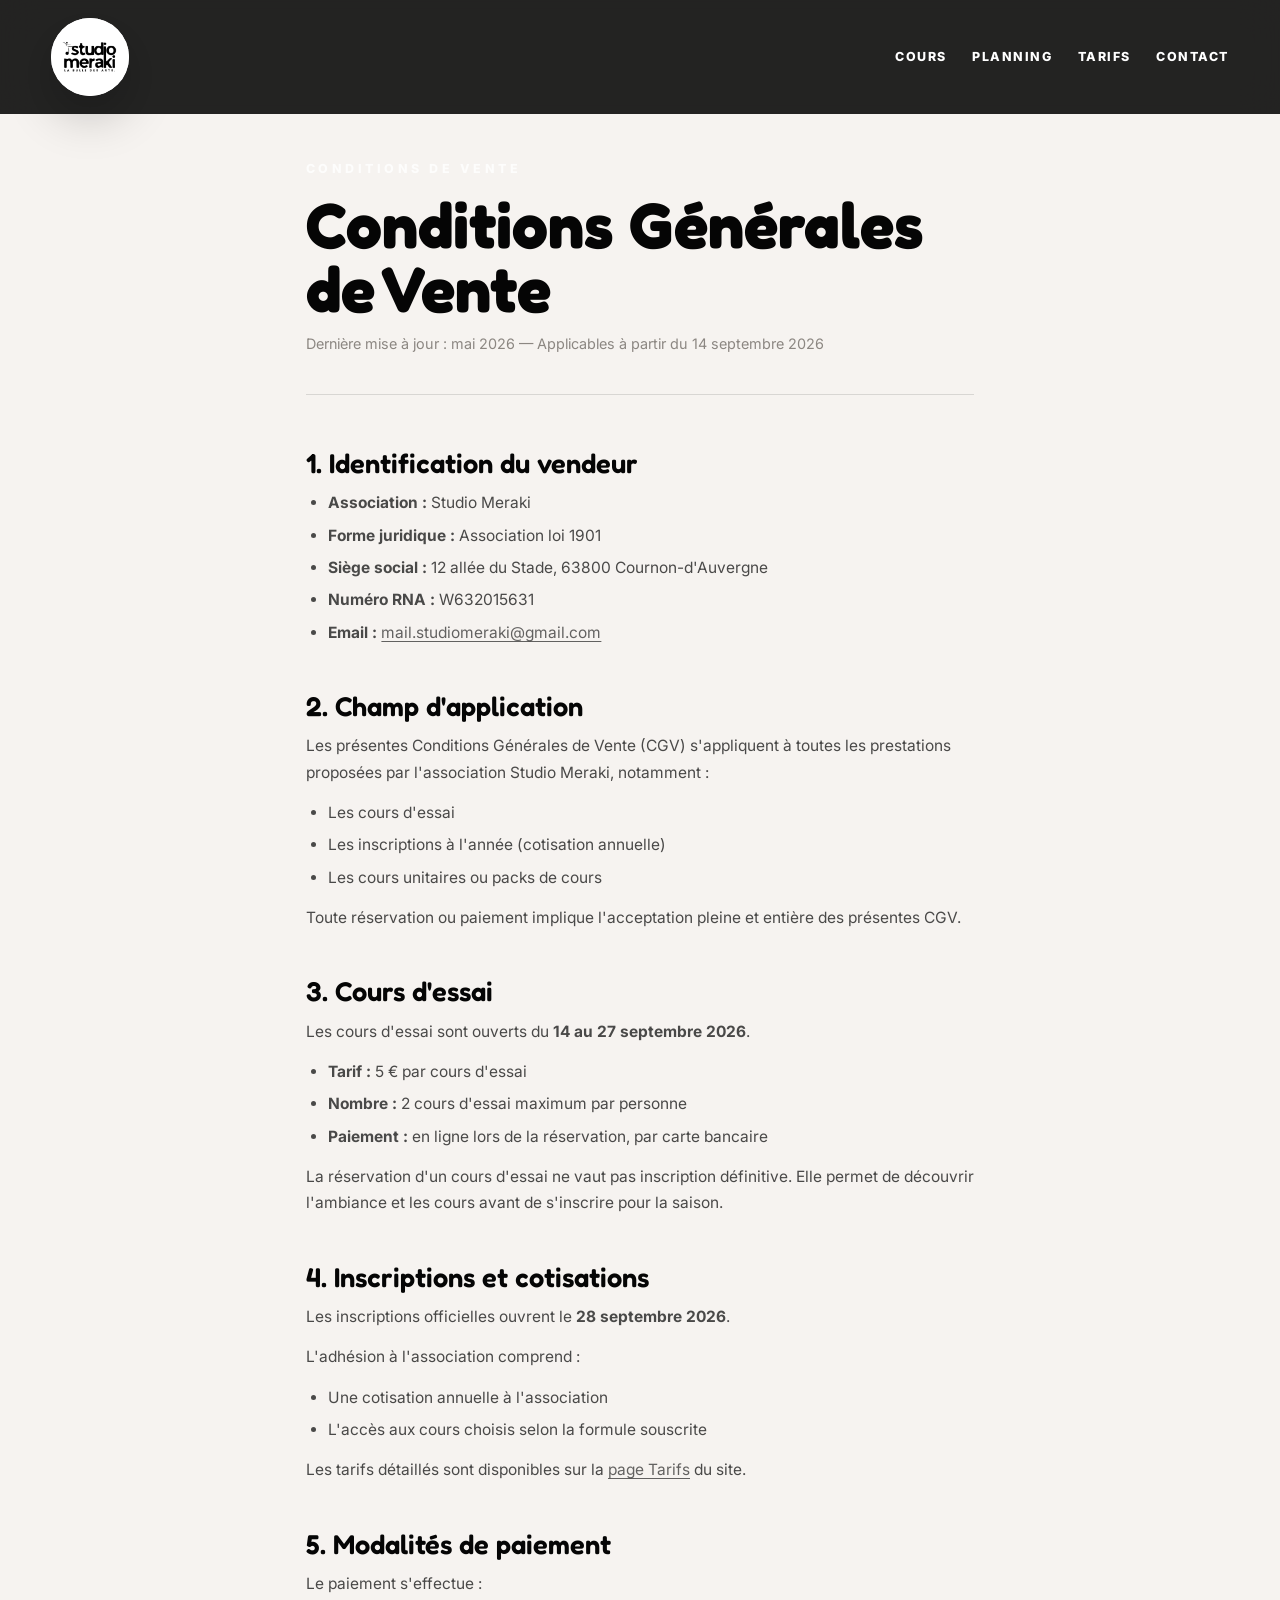
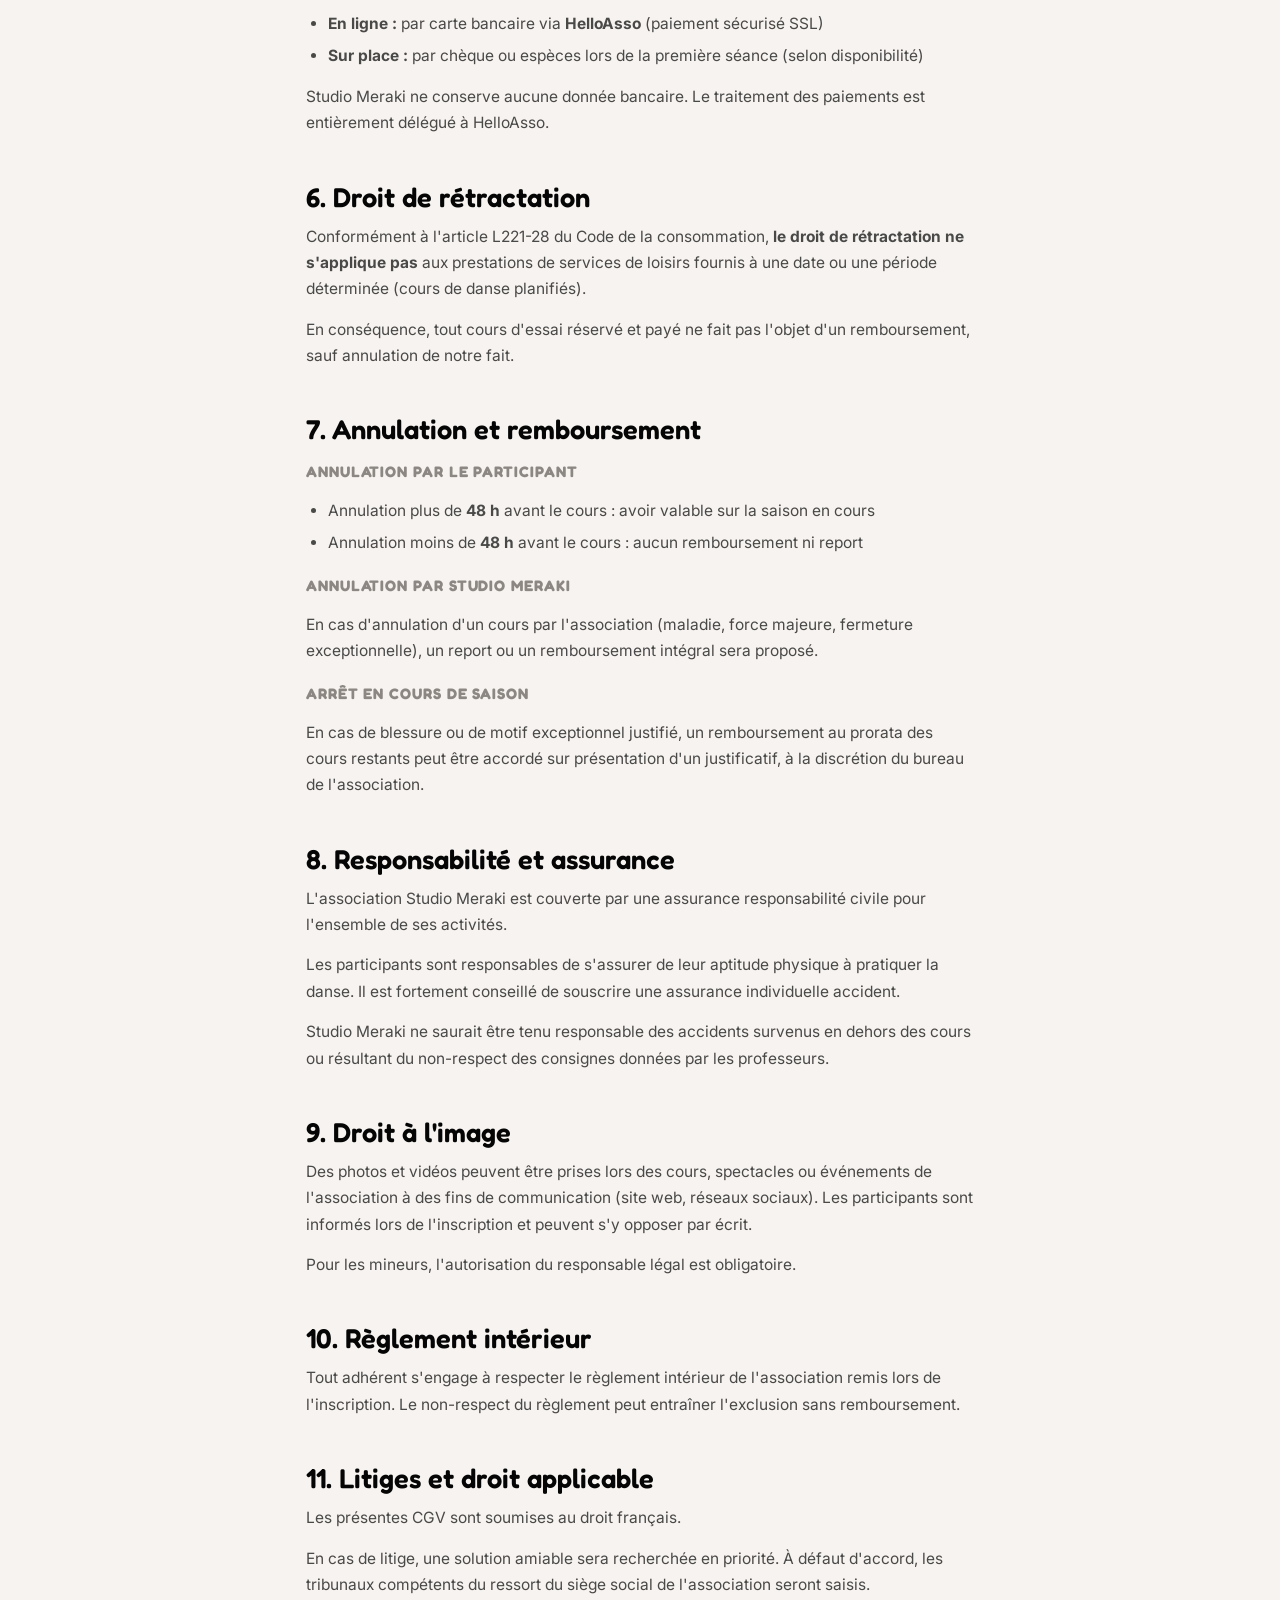
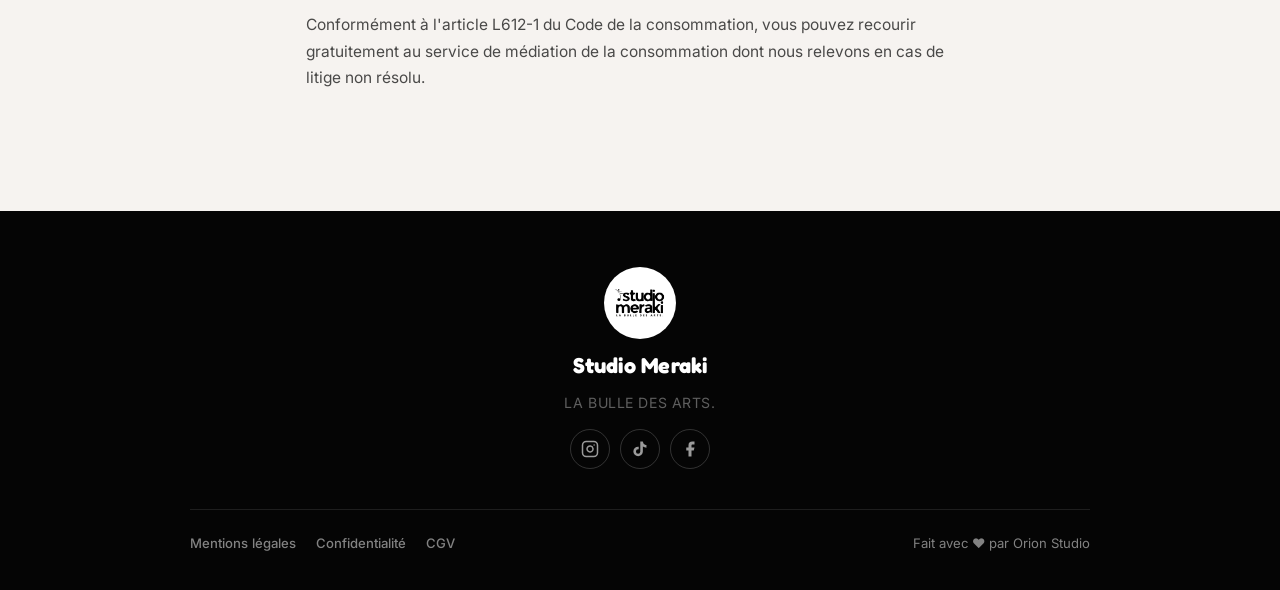
<file: cgv.html>
<!doctype html>
<html lang="fr">
  <head>
    <meta charset="utf-8">
    <meta name="viewport" content="width=device-width, initial-scale=1">
    <meta name="robots" content="noindex, follow">
    <link rel="canonical" href="https://lestudiomeraki.fr/cgv.html">
    <title>Conditions Générales de Vente - Studio Meraki</title>
    <meta name="description" content="Conditions générales de vente de Studio Meraki - inscriptions, cours d'essai et paiements.">
    <!-- Favicon -->
    <link rel="icon" type="image/png" sizes="32x32" href="assets/favicon-32x32.png">
    <link rel="icon" type="image/png" sizes="16x16" href="assets/favicon-16x16.png">
    <link rel="apple-touch-icon" sizes="180x180" href="assets/apple-touch-icon.png">
    <link rel="preconnect" href="https://fonts.googleapis.com">
    <link rel="preconnect" href="https://fonts.gstatic.com" crossorigin>
    <link href="https://fonts.googleapis.com/css2?family=Fredoka:wght@500;600;700&family=Inter:wght@400;500;600;700;800&display=swap" rel="stylesheet">
    <link rel="stylesheet" href="styles.css">
  </head>
  <body class="booking-page">
    <header class="site-header booking-header" data-header>
      <a class="brand" href="index.html#accueil" aria-label="Studio Meraki - accueil">
        <img src="Image Instagram 1080x1080.jpg" alt="Studio Meraki">
      </a>
      <button class="menu-toggle" type="button" aria-expanded="false" aria-controls="navigation" data-menu-toggle>
        <span></span>
        <span></span>
      </button>
      <nav id="navigation" class="nav" data-nav>
        <a href="index.html#cours">Cours</a>
        <a href="index.html#planning">Planning</a>
        <a href="index.html#tarifs">Tarifs</a>
        <a href="index.html#contact">Contact</a>
      </nav>
    </header>

    <main>
      <div class="legal-page">
        <div class="legal-header">
          <p class="eyebrow">Conditions de vente</p>
          <h1>Conditions Générales de Vente</h1>
          <p class="legal-date">Dernière mise à jour : mai 2026 — Applicables à partir du 14 septembre 2026</p>
        </div>

        <div class="legal-content">

          <section class="legal-section">
            <h2>1. Identification du vendeur</h2>
            <ul>
              <li><strong>Association :</strong> Studio Meraki</li>
              <li><strong>Forme juridique :</strong> Association loi 1901</li>
              <li><strong>Siège social :</strong> 12 allée du Stade, 63800 Cournon-d'Auvergne</li>
              <li><strong>Numéro RNA :</strong> W632015631</li>
              <li><strong>Email :</strong> <a href="mailto:mail.studiomeraki@gmail.com">mail.studiomeraki@gmail.com</a></li>
            </ul>
          </section>

          <section class="legal-section">
            <h2>2. Champ d'application</h2>
            <p>Les présentes Conditions Générales de Vente (CGV) s'appliquent à toutes les prestations proposées par l'association Studio Meraki, notamment :</p>
            <ul>
              <li>Les cours d'essai</li>
              <li>Les inscriptions à l'année (cotisation annuelle)</li>
              <li>Les cours unitaires ou packs de cours</li>
            </ul>
            <p>Toute réservation ou paiement implique l'acceptation pleine et entière des présentes CGV.</p>
          </section>

          <section class="legal-section">
            <h2>3. Cours d'essai</h2>
            <p>Les cours d'essai sont ouverts du <strong>14 au 27 septembre 2026</strong>.</p>
            <ul>
              <li><strong>Tarif :</strong> 5 € par cours d'essai</li>
              <li><strong>Nombre :</strong> 2 cours d'essai maximum par personne</li>
              <li><strong>Paiement :</strong> en ligne lors de la réservation, par carte bancaire</li>
            </ul>
            <p>La réservation d'un cours d'essai ne vaut pas inscription définitive. Elle permet de découvrir l'ambiance et les cours avant de s'inscrire pour la saison.</p>
          </section>

          <section class="legal-section">
            <h2>4. Inscriptions et cotisations</h2>
            <p>Les inscriptions officielles ouvrent le <strong>28 septembre 2026</strong>.</p>
            <p>L'adhésion à l'association comprend :</p>
            <ul>
              <li>Une cotisation annuelle à l'association</li>
              <li>L'accès aux cours choisis selon la formule souscrite</li>
            </ul>
            <p>Les tarifs détaillés sont disponibles sur la <a href="index.html#tarifs">page Tarifs</a> du site.</p>
          </section>

          <section class="legal-section">
            <h2>5. Modalités de paiement</h2>
            <p>Le paiement s'effectue :</p>
            <ul>
              <li><strong>En ligne :</strong> par carte bancaire via <strong>HelloAsso</strong> (paiement sécurisé SSL)</li>
              <li><strong>Sur place :</strong> par chèque ou espèces lors de la première séance (selon disponibilité)</li>
            </ul>
            <p>Studio Meraki ne conserve aucune donnée bancaire. Le traitement des paiements est entièrement délégué à HelloAsso.</p>
          </section>

          <section class="legal-section">
            <h2>6. Droit de rétractation</h2>
            <p>Conformément à l'article L221-28 du Code de la consommation, <strong>le droit de rétractation ne s'applique pas</strong> aux prestations de services de loisirs fournis à une date ou une période déterminée (cours de danse planifiés).</p>
            <p>En conséquence, tout cours d'essai réservé et payé ne fait pas l'objet d'un remboursement, sauf annulation de notre fait.</p>
          </section>

          <section class="legal-section">
            <h2>7. Annulation et remboursement</h2>
            <h3>Annulation par le participant</h3>
            <ul>
              <li>Annulation plus de <strong>48 h</strong> avant le cours : avoir valable sur la saison en cours</li>
              <li>Annulation moins de <strong>48 h</strong> avant le cours : aucun remboursement ni report</li>
            </ul>
            <h3>Annulation par Studio Meraki</h3>
            <p>En cas d'annulation d'un cours par l'association (maladie, force majeure, fermeture exceptionnelle), un report ou un remboursement intégral sera proposé.</p>
            <h3>Arrêt en cours de saison</h3>
            <p>En cas de blessure ou de motif exceptionnel justifié, un remboursement au prorata des cours restants peut être accordé sur présentation d'un justificatif, à la discrétion du bureau de l'association.</p>
          </section>

          <section class="legal-section">
            <h2>8. Responsabilité et assurance</h2>
            <p>L'association Studio Meraki est couverte par une assurance responsabilité civile pour l'ensemble de ses activités.</p>
            <p>Les participants sont responsables de s'assurer de leur aptitude physique à pratiquer la danse. Il est fortement conseillé de souscrire une assurance individuelle accident.</p>
            <p>Studio Meraki ne saurait être tenu responsable des accidents survenus en dehors des cours ou résultant du non-respect des consignes données par les professeurs.</p>
          </section>

          <section class="legal-section">
            <h2>9. Droit à l'image</h2>
            <p>Des photos et vidéos peuvent être prises lors des cours, spectacles ou événements de l'association à des fins de communication (site web, réseaux sociaux). Les participants sont informés lors de l'inscription et peuvent s'y opposer par écrit.</p>
            <p>Pour les mineurs, l'autorisation du responsable légal est obligatoire.</p>
          </section>

          <section class="legal-section">
            <h2>10. Règlement intérieur</h2>
            <p>Tout adhérent s'engage à respecter le règlement intérieur de l'association remis lors de l'inscription. Le non-respect du règlement peut entraîner l'exclusion sans remboursement.</p>
          </section>

          <section class="legal-section">
            <h2>11. Litiges et droit applicable</h2>
            <p>Les présentes CGV sont soumises au droit français.</p>
            <p>En cas de litige, une solution amiable sera recherchée en priorité. À défaut d'accord, les tribunaux compétents du ressort du siège social de l'association seront saisis.</p>
            <p>Conformément à l'article L612-1 du Code de la consommation, vous pouvez recourir gratuitement au service de médiation de la consommation dont nous relevons en cas de litige non résolu.</p>
          </section>

        </div>
      </div>
    </main>

    <footer class="footer">
      <div class="footer-brand">
        <picture>
          <source srcset="assets/logo.webp" type="image/webp">
          <img src="Image Instagram 1080x1080.jpg" alt="Logo Studio Meraki" width="72" height="72" loading="lazy">
        </picture>
        <p class="footer-name">Studio Meraki</p>
        <p class="footer-tagline">La bulle des arts.</p>
        <div class="footer-socials">
          <a href="https://www.instagram.com/studiomerakioff/" target="_blank" rel="noopener noreferrer" aria-label="Instagram">
            <svg xmlns="http://www.w3.org/2000/svg" width="18" height="18" viewBox="0 0 24 24" fill="none" stroke="currentColor" stroke-width="2" stroke-linecap="round" stroke-linejoin="round" aria-hidden="true"><rect x="2" y="2" width="20" height="20" rx="5" ry="5"/><path d="M16 11.37A4 4 0 1 1 12.63 8 4 4 0 0 1 16 11.37z"/><line x1="17.5" y1="6.5" x2="17.51" y2="6.5"/></svg>
          </a>
          <a href="https://www.tiktok.com/@studiomerakiofficiel" target="_blank" rel="noopener noreferrer" aria-label="TikTok">
            <svg xmlns="http://www.w3.org/2000/svg" width="18" height="18" viewBox="0 0 24 24" fill="currentColor" aria-hidden="true"><path d="M19.59 6.69a4.83 4.83 0 0 1-3.77-4.25V2h-3.45v13.67a2.89 2.89 0 0 1-2.88 2.5 2.89 2.89 0 0 1-2.89-2.89 2.89 2.89 0 0 1 2.89-2.89c.28 0 .54.04.79.1V9.01a6.32 6.32 0 0 0-.79-.05 6.34 6.34 0 0 0-6.34 6.34 6.34 6.34 0 0 0 6.34 6.34 6.34 6.34 0 0 0 6.33-6.34V8.69a8.18 8.18 0 0 0 4.78 1.52V6.74a4.85 4.85 0 0 1-1.01-.05z"/></svg>
          </a>
          <a href="https://www.facebook.com/profile.php?id=61560712202253" target="_blank" rel="noopener noreferrer" aria-label="Facebook">
            <svg xmlns="http://www.w3.org/2000/svg" width="18" height="18" viewBox="0 0 24 24" fill="currentColor" aria-hidden="true"><path d="M18 2h-3a5 5 0 0 0-5 5v3H7v4h3v8h4v-8h3l1-4h-4V7a1 1 0 0 1 1-1h3z"/></svg>
          </a>
        </div>
      </div>
      <div class="footer-bottom">
        <nav class="footer-legal">
          <a href="mentions-legales.html">Mentions légales</a>
          <a href="politique-de-confidentialite.html">Confidentialité</a>
          <a href="cgv.html">CGV</a>
        </nav>
        <p class="footer-credit">Fait avec ❤️ par <a href="https://orion-studio.io/" target="_blank" rel="noopener noreferrer">Orion Studio</a></p>
      </div>
    </footer>

    <script src="script.js"></script>
  </body>
</html>
</file>
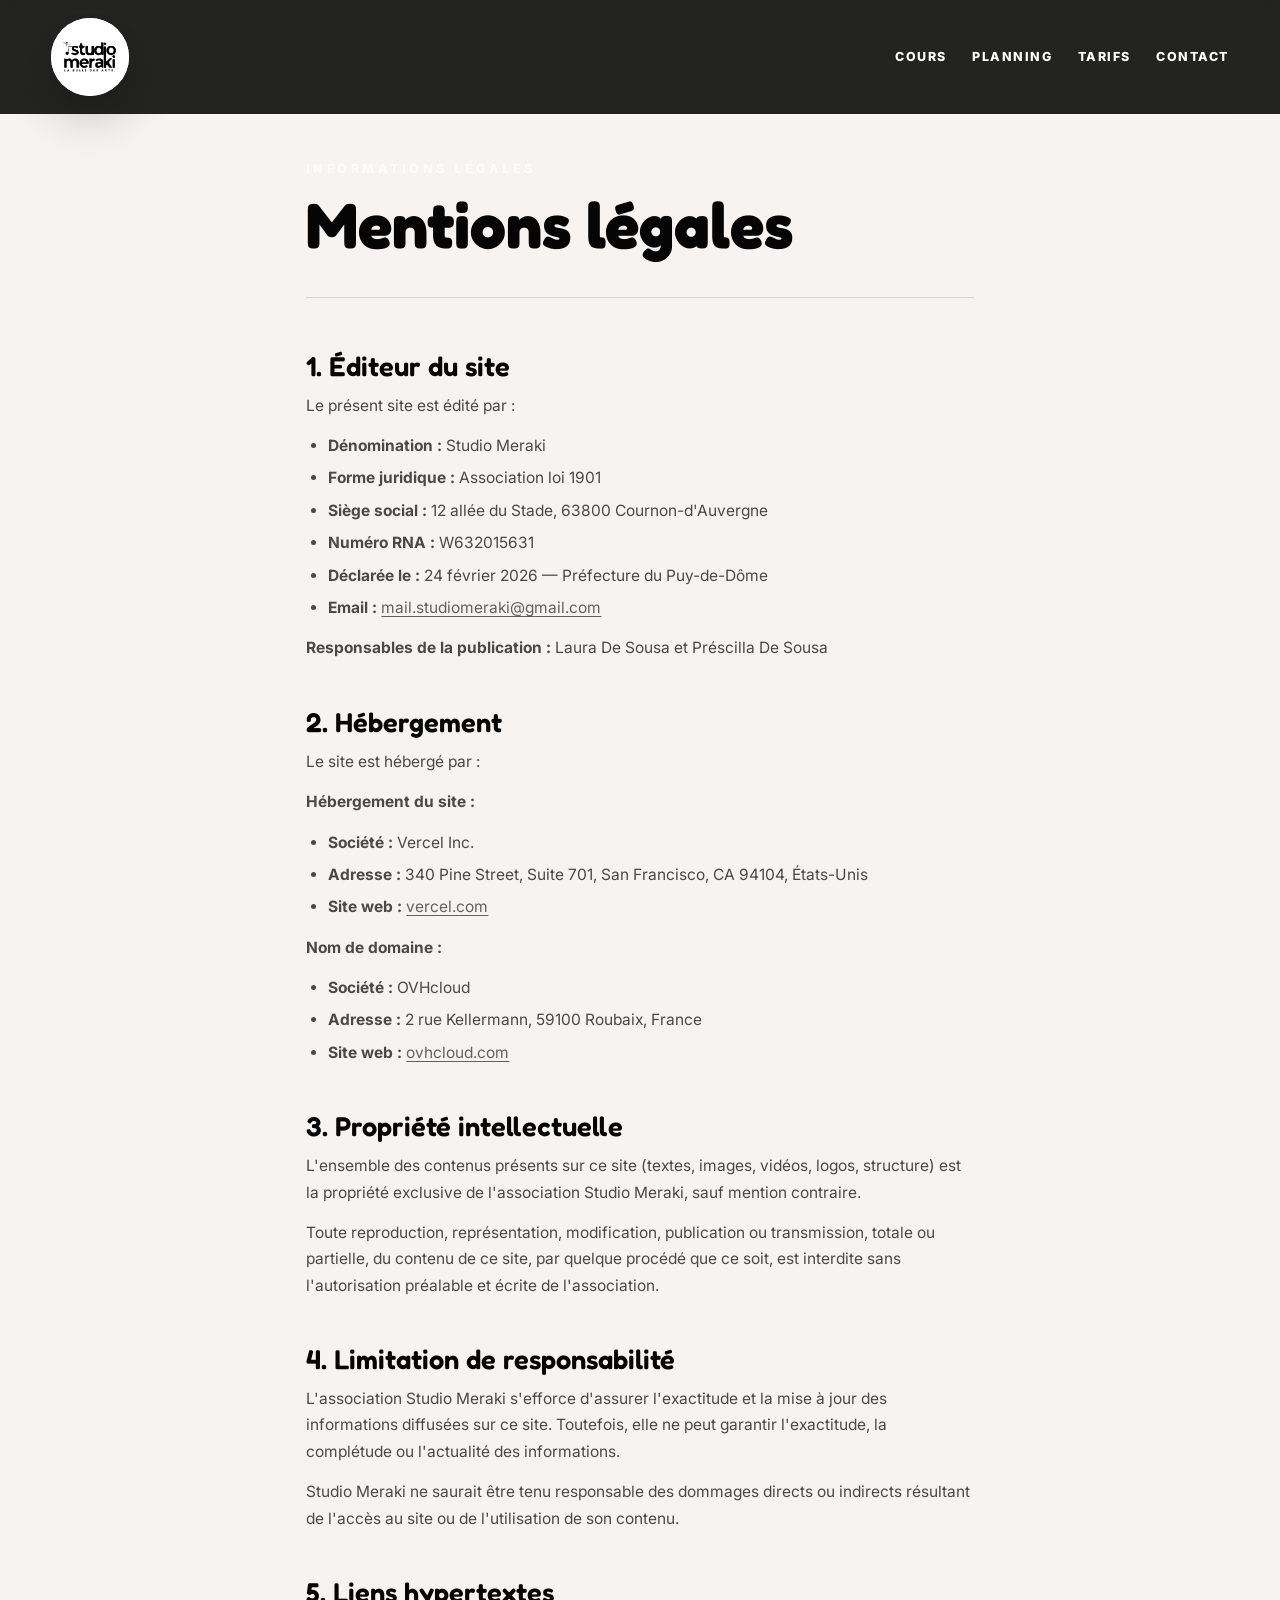
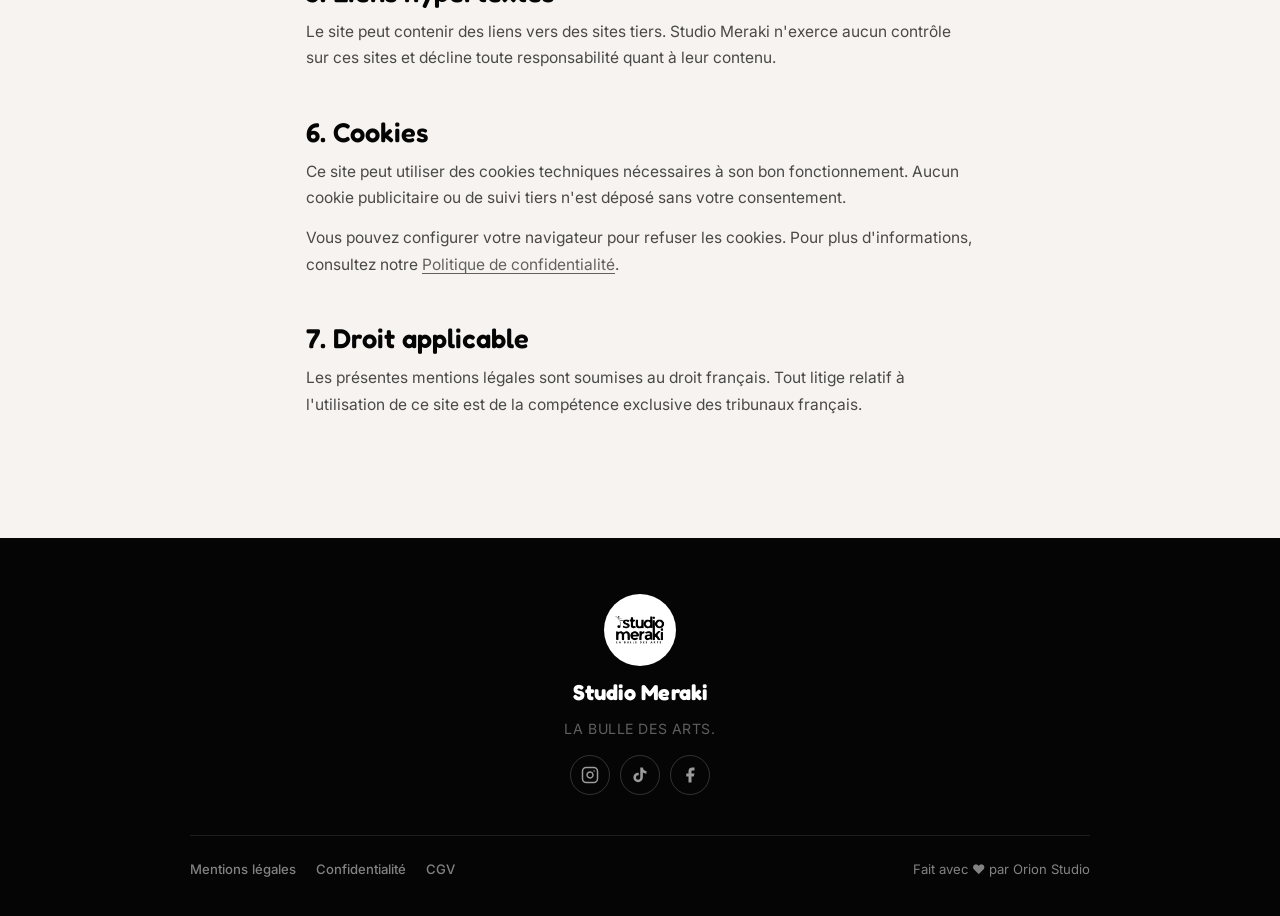
<file: mentions-legales.html>
<!doctype html>
<html lang="fr">
  <head>
    <meta charset="utf-8">
    <meta name="viewport" content="width=device-width, initial-scale=1">
    <meta name="robots" content="noindex, follow">
    <link rel="canonical" href="https://lestudiomeraki.fr/mentions-legales.html">
    <title>Mentions légales - Studio Meraki</title>
    <meta name="description" content="Mentions légales du site Studio Meraki.">
    <!-- Favicon -->
    <link rel="icon" type="image/png" sizes="32x32" href="assets/favicon-32x32.png">
    <link rel="icon" type="image/png" sizes="16x16" href="assets/favicon-16x16.png">
    <link rel="apple-touch-icon" sizes="180x180" href="assets/apple-touch-icon.png">
    <link rel="preconnect" href="https://fonts.googleapis.com">
    <link rel="preconnect" href="https://fonts.gstatic.com" crossorigin>
    <link href="https://fonts.googleapis.com/css2?family=Fredoka:wght@500;600;700&family=Inter:wght@400;500;600;700;800&display=swap" rel="stylesheet">
    <link rel="stylesheet" href="styles.css">
  </head>
  <body class="booking-page">
    <header class="site-header booking-header" data-header>
      <a class="brand" href="index.html#accueil" aria-label="Studio Meraki - accueil">
        <img src="Image Instagram 1080x1080.jpg" alt="Studio Meraki">
      </a>
      <button class="menu-toggle" type="button" aria-expanded="false" aria-controls="navigation" data-menu-toggle>
        <span></span>
        <span></span>
      </button>
      <nav id="navigation" class="nav" data-nav>
        <a href="index.html#cours">Cours</a>
        <a href="index.html#planning">Planning</a>
        <a href="index.html#tarifs">Tarifs</a>
        <a href="index.html#contact">Contact</a>
      </nav>
    </header>

    <main>
      <div class="legal-page">
        <div class="legal-header">
          <p class="eyebrow">Informations légales</p>
          <h1>Mentions légales</h1>
        </div>

        <div class="legal-content">

          <section class="legal-section">
            <h2>1. Éditeur du site</h2>
            <p>Le présent site est édité par :</p>
            <ul>
              <li><strong>Dénomination :</strong> Studio Meraki</li>
              <li><strong>Forme juridique :</strong> Association loi 1901</li>
              <li><strong>Siège social :</strong> 12 allée du Stade, 63800 Cournon-d'Auvergne</li>
              <li><strong>Numéro RNA :</strong> W632015631</li>
              <li><strong>Déclarée le :</strong> 24 février 2026 — Préfecture du Puy-de-Dôme</li>
              <li><strong>Email :</strong> <a href="mailto:mail.studiomeraki@gmail.com">mail.studiomeraki@gmail.com</a></li>
            </ul>
            <p><strong>Responsables de la publication :</strong> Laura De Sousa et Préscilla De Sousa</p>
          </section>

          <section class="legal-section">
            <h2>2. Hébergement</h2>
            <p>Le site est hébergé par :</p>
            <p><strong>Hébergement du site :</strong></p>
            <ul>
              <li><strong>Société :</strong> Vercel Inc.</li>
              <li><strong>Adresse :</strong> 340 Pine Street, Suite 701, San Francisco, CA 94104, États-Unis</li>
              <li><strong>Site web :</strong> <a href="https://vercel.com" target="_blank" rel="noopener">vercel.com</a></li>
            </ul>
            <p><strong>Nom de domaine :</strong></p>
            <ul>
              <li><strong>Société :</strong> OVHcloud</li>
              <li><strong>Adresse :</strong> 2 rue Kellermann, 59100 Roubaix, France</li>
              <li><strong>Site web :</strong> <a href="https://www.ovhcloud.com" target="_blank" rel="noopener">ovhcloud.com</a></li>
            </ul>
          </section>

          <section class="legal-section">
            <h2>3. Propriété intellectuelle</h2>
            <p>L'ensemble des contenus présents sur ce site (textes, images, vidéos, logos, structure) est la propriété exclusive de l'association Studio Meraki, sauf mention contraire.</p>
            <p>Toute reproduction, représentation, modification, publication ou transmission, totale ou partielle, du contenu de ce site, par quelque procédé que ce soit, est interdite sans l'autorisation préalable et écrite de l'association.</p>
          </section>

          <section class="legal-section">
            <h2>4. Limitation de responsabilité</h2>
            <p>L'association Studio Meraki s'efforce d'assurer l'exactitude et la mise à jour des informations diffusées sur ce site. Toutefois, elle ne peut garantir l'exactitude, la complétude ou l'actualité des informations.</p>
            <p>Studio Meraki ne saurait être tenu responsable des dommages directs ou indirects résultant de l'accès au site ou de l'utilisation de son contenu.</p>
          </section>

          <section class="legal-section">
            <h2>5. Liens hypertextes</h2>
            <p>Le site peut contenir des liens vers des sites tiers. Studio Meraki n'exerce aucun contrôle sur ces sites et décline toute responsabilité quant à leur contenu.</p>
          </section>

          <section class="legal-section">
            <h2>6. Cookies</h2>
            <p>Ce site peut utiliser des cookies techniques nécessaires à son bon fonctionnement. Aucun cookie publicitaire ou de suivi tiers n'est déposé sans votre consentement.</p>
            <p>Vous pouvez configurer votre navigateur pour refuser les cookies. Pour plus d'informations, consultez notre <a href="politique-de-confidentialite.html">Politique de confidentialité</a>.</p>
          </section>

          <section class="legal-section">
            <h2>7. Droit applicable</h2>
            <p>Les présentes mentions légales sont soumises au droit français. Tout litige relatif à l'utilisation de ce site est de la compétence exclusive des tribunaux français.</p>
          </section>

        </div>
      </div>
    </main>

    <footer class="footer">
      <div class="footer-brand">
        <picture>
          <source srcset="assets/logo.webp" type="image/webp">
          <img src="Image Instagram 1080x1080.jpg" alt="Logo Studio Meraki" width="72" height="72" loading="lazy">
        </picture>
        <p class="footer-name">Studio Meraki</p>
        <p class="footer-tagline">La bulle des arts.</p>
        <div class="footer-socials">
          <a href="https://www.instagram.com/studiomerakioff/" target="_blank" rel="noopener noreferrer" aria-label="Instagram">
            <svg xmlns="http://www.w3.org/2000/svg" width="18" height="18" viewBox="0 0 24 24" fill="none" stroke="currentColor" stroke-width="2" stroke-linecap="round" stroke-linejoin="round" aria-hidden="true"><rect x="2" y="2" width="20" height="20" rx="5" ry="5"/><path d="M16 11.37A4 4 0 1 1 12.63 8 4 4 0 0 1 16 11.37z"/><line x1="17.5" y1="6.5" x2="17.51" y2="6.5"/></svg>
          </a>
          <a href="https://www.tiktok.com/@studiomerakiofficiel" target="_blank" rel="noopener noreferrer" aria-label="TikTok">
            <svg xmlns="http://www.w3.org/2000/svg" width="18" height="18" viewBox="0 0 24 24" fill="currentColor" aria-hidden="true"><path d="M19.59 6.69a4.83 4.83 0 0 1-3.77-4.25V2h-3.45v13.67a2.89 2.89 0 0 1-2.88 2.5 2.89 2.89 0 0 1-2.89-2.89 2.89 2.89 0 0 1 2.89-2.89c.28 0 .54.04.79.1V9.01a6.32 6.32 0 0 0-.79-.05 6.34 6.34 0 0 0-6.34 6.34 6.34 6.34 0 0 0 6.34 6.34 6.34 6.34 0 0 0 6.33-6.34V8.69a8.18 8.18 0 0 0 4.78 1.52V6.74a4.85 4.85 0 0 1-1.01-.05z"/></svg>
          </a>
          <a href="https://www.facebook.com/profile.php?id=61560712202253" target="_blank" rel="noopener noreferrer" aria-label="Facebook">
            <svg xmlns="http://www.w3.org/2000/svg" width="18" height="18" viewBox="0 0 24 24" fill="currentColor" aria-hidden="true"><path d="M18 2h-3a5 5 0 0 0-5 5v3H7v4h3v8h4v-8h3l1-4h-4V7a1 1 0 0 1 1-1h3z"/></svg>
          </a>
        </div>
      </div>
      <div class="footer-bottom">
        <nav class="footer-legal">
          <a href="mentions-legales.html">Mentions légales</a>
          <a href="politique-de-confidentialite.html">Confidentialité</a>
          <a href="cgv.html">CGV</a>
        </nav>
        <p class="footer-credit">Fait avec ❤️ par <a href="https://orion-studio.io/" target="_blank" rel="noopener noreferrer">Orion Studio</a></p>
      </div>
    </footer>

    <script src="script.js"></script>
  </body>
</html>
</file>
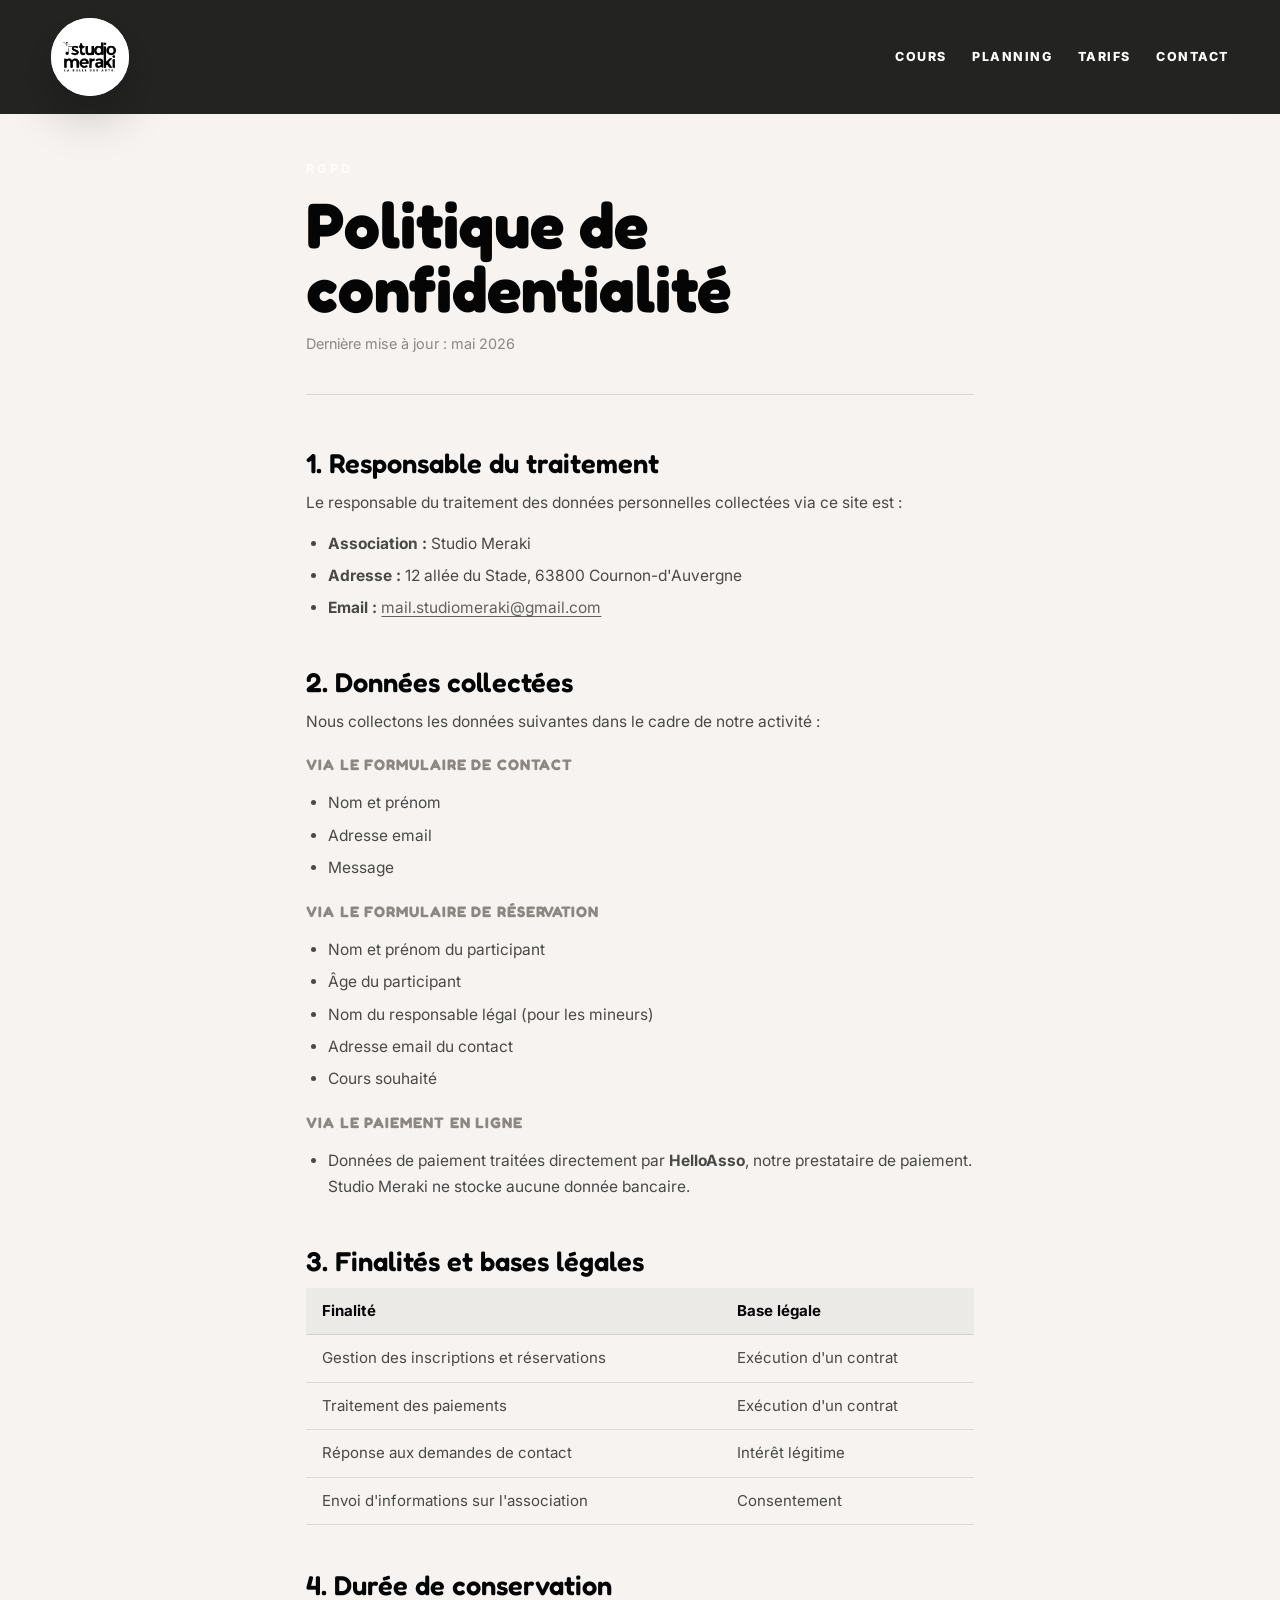
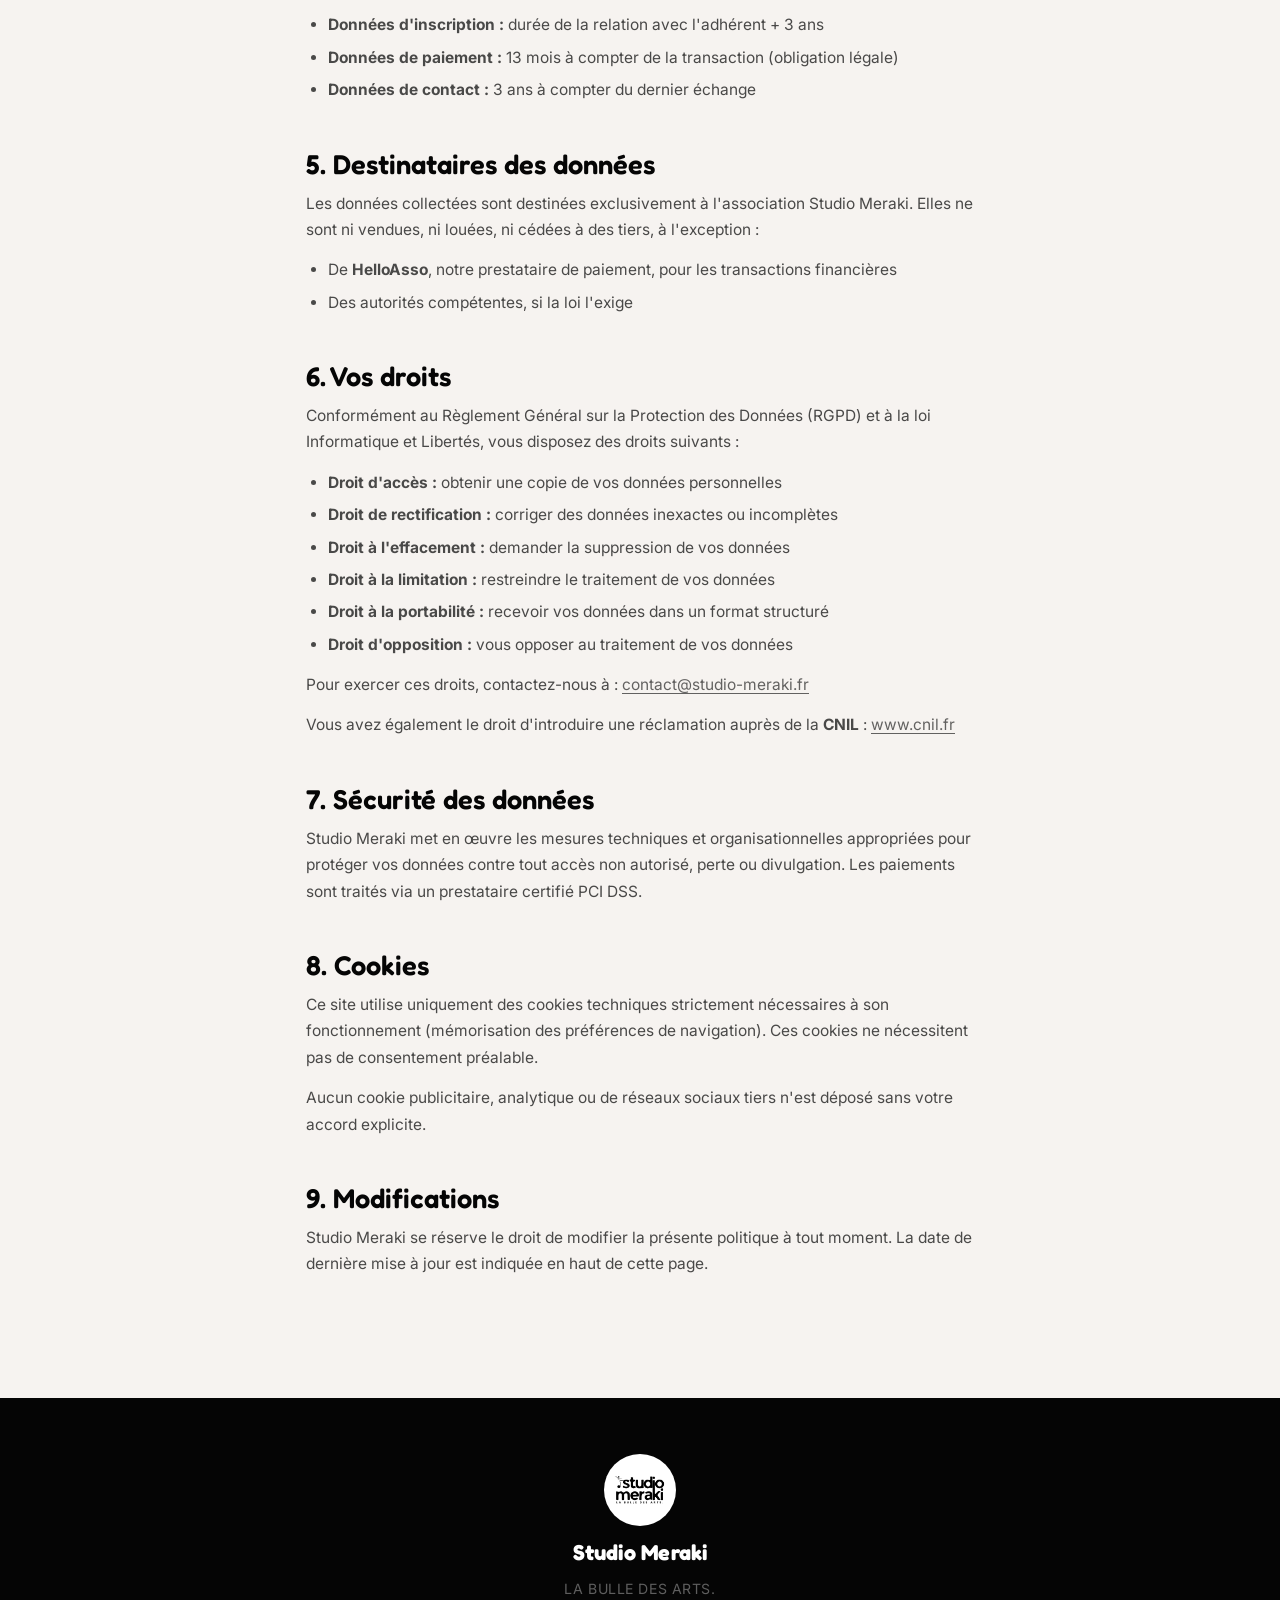
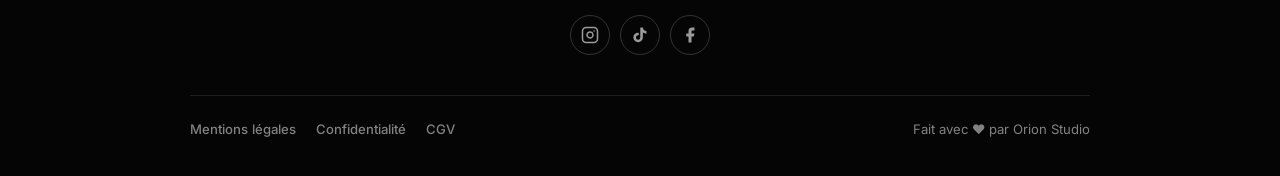
<file: politique-de-confidentialite.html>
<!doctype html>
<html lang="fr">
  <head>
    <meta charset="utf-8">
    <meta name="viewport" content="width=device-width, initial-scale=1">
    <meta name="robots" content="noindex, follow">
    <link rel="canonical" href="https://lestudiomeraki.fr/politique-de-confidentialite.html">
    <title>Politique de confidentialité - Studio Meraki</title>
    <meta name="description" content="Politique de confidentialité et de protection des données personnelles de Studio Meraki.">
    <!-- Favicon -->
    <link rel="icon" type="image/png" sizes="32x32" href="assets/favicon-32x32.png">
    <link rel="icon" type="image/png" sizes="16x16" href="assets/favicon-16x16.png">
    <link rel="apple-touch-icon" sizes="180x180" href="assets/apple-touch-icon.png">
    <link rel="preconnect" href="https://fonts.googleapis.com">
    <link rel="preconnect" href="https://fonts.gstatic.com" crossorigin>
    <link href="https://fonts.googleapis.com/css2?family=Fredoka:wght@500;600;700&family=Inter:wght@400;500;600;700;800&display=swap" rel="stylesheet">
    <link rel="stylesheet" href="styles.css">
  </head>
  <body class="booking-page">
    <header class="site-header booking-header" data-header>
      <a class="brand" href="index.html#accueil" aria-label="Studio Meraki - accueil">
        <img src="Image Instagram 1080x1080.jpg" alt="Studio Meraki">
      </a>
      <button class="menu-toggle" type="button" aria-expanded="false" aria-controls="navigation" data-menu-toggle>
        <span></span>
        <span></span>
      </button>
      <nav id="navigation" class="nav" data-nav>
        <a href="index.html#cours">Cours</a>
        <a href="index.html#planning">Planning</a>
        <a href="index.html#tarifs">Tarifs</a>
        <a href="index.html#contact">Contact</a>
      </nav>
    </header>

    <main>
      <div class="legal-page">
        <div class="legal-header">
          <p class="eyebrow">RGPD</p>
          <h1>Politique de confidentialité</h1>
          <p class="legal-date">Dernière mise à jour : mai 2026</p>
        </div>

        <div class="legal-content">

          <section class="legal-section">
            <h2>1. Responsable du traitement</h2>
            <p>Le responsable du traitement des données personnelles collectées via ce site est :</p>
            <ul>
              <li><strong>Association :</strong> Studio Meraki</li>
              <li><strong>Adresse :</strong> 12 allée du Stade, 63800 Cournon-d'Auvergne</li>
              <li><strong>Email :</strong> <a href="mailto:mail.studiomeraki@gmail.com">mail.studiomeraki@gmail.com</a></li>
            </ul>
          </section>

          <section class="legal-section">
            <h2>2. Données collectées</h2>
            <p>Nous collectons les données suivantes dans le cadre de notre activité :</p>
            <h3>Via le formulaire de contact</h3>
            <ul>
              <li>Nom et prénom</li>
              <li>Adresse email</li>
              <li>Message</li>
            </ul>
            <h3>Via le formulaire de réservation</h3>
            <ul>
              <li>Nom et prénom du participant</li>
              <li>Âge du participant</li>
              <li>Nom du responsable légal (pour les mineurs)</li>
              <li>Adresse email du contact</li>
              <li>Cours souhaité</li>
            </ul>
            <h3>Via le paiement en ligne</h3>
            <ul>
              <li>Données de paiement traitées directement par <strong>HelloAsso</strong>, notre prestataire de paiement. Studio Meraki ne stocke aucune donnée bancaire.</li>
            </ul>
          </section>

          <section class="legal-section">
            <h2>3. Finalités et bases légales</h2>
            <table class="legal-table">
              <thead>
                <tr>
                  <th>Finalité</th>
                  <th>Base légale</th>
                </tr>
              </thead>
              <tbody>
                <tr>
                  <td>Gestion des inscriptions et réservations</td>
                  <td>Exécution d'un contrat</td>
                </tr>
                <tr>
                  <td>Traitement des paiements</td>
                  <td>Exécution d'un contrat</td>
                </tr>
                <tr>
                  <td>Réponse aux demandes de contact</td>
                  <td>Intérêt légitime</td>
                </tr>
                <tr>
                  <td>Envoi d'informations sur l'association</td>
                  <td>Consentement</td>
                </tr>
              </tbody>
            </table>
          </section>

          <section class="legal-section">
            <h2>4. Durée de conservation</h2>
            <ul>
              <li><strong>Données d'inscription :</strong> durée de la relation avec l'adhérent + 3 ans</li>
              <li><strong>Données de paiement :</strong> 13 mois à compter de la transaction (obligation légale)</li>
              <li><strong>Données de contact :</strong> 3 ans à compter du dernier échange</li>
            </ul>
          </section>

          <section class="legal-section">
            <h2>5. Destinataires des données</h2>
            <p>Les données collectées sont destinées exclusivement à l'association Studio Meraki. Elles ne sont ni vendues, ni louées, ni cédées à des tiers, à l'exception :</p>
            <ul>
              <li>De <strong>HelloAsso</strong>, notre prestataire de paiement, pour les transactions financières</li>
              <li>Des autorités compétentes, si la loi l'exige</li>
            </ul>
          </section>

          <section class="legal-section">
            <h2>6. Vos droits</h2>
            <p>Conformément au Règlement Général sur la Protection des Données (RGPD) et à la loi Informatique et Libertés, vous disposez des droits suivants :</p>
            <ul>
              <li><strong>Droit d'accès :</strong> obtenir une copie de vos données personnelles</li>
              <li><strong>Droit de rectification :</strong> corriger des données inexactes ou incomplètes</li>
              <li><strong>Droit à l'effacement :</strong> demander la suppression de vos données</li>
              <li><strong>Droit à la limitation :</strong> restreindre le traitement de vos données</li>
              <li><strong>Droit à la portabilité :</strong> recevoir vos données dans un format structuré</li>
              <li><strong>Droit d'opposition :</strong> vous opposer au traitement de vos données</li>
            </ul>
            <p>Pour exercer ces droits, contactez-nous à : <a href="mailto:contact@studio-meraki.fr">contact@studio-meraki.fr</a></p>
            <p>Vous avez également le droit d'introduire une réclamation auprès de la <strong>CNIL</strong> : <a href="https://www.cnil.fr" target="_blank" rel="noopener">www.cnil.fr</a></p>
          </section>

          <section class="legal-section">
            <h2>7. Sécurité des données</h2>
            <p>Studio Meraki met en œuvre les mesures techniques et organisationnelles appropriées pour protéger vos données contre tout accès non autorisé, perte ou divulgation. Les paiements sont traités via un prestataire certifié PCI DSS.</p>
          </section>

          <section class="legal-section">
            <h2>8. Cookies</h2>
            <p>Ce site utilise uniquement des cookies techniques strictement nécessaires à son fonctionnement (mémorisation des préférences de navigation). Ces cookies ne nécessitent pas de consentement préalable.</p>
            <p>Aucun cookie publicitaire, analytique ou de réseaux sociaux tiers n'est déposé sans votre accord explicite.</p>
          </section>

          <section class="legal-section">
            <h2>9. Modifications</h2>
            <p>Studio Meraki se réserve le droit de modifier la présente politique à tout moment. La date de dernière mise à jour est indiquée en haut de cette page.</p>
          </section>

        </div>
      </div>
    </main>

    <footer class="footer">
      <div class="footer-brand">
        <picture>
          <source srcset="assets/logo.webp" type="image/webp">
          <img src="Image Instagram 1080x1080.jpg" alt="Logo Studio Meraki" width="72" height="72" loading="lazy">
        </picture>
        <p class="footer-name">Studio Meraki</p>
        <p class="footer-tagline">La bulle des arts.</p>
        <div class="footer-socials">
          <a href="https://www.instagram.com/studiomerakioff/" target="_blank" rel="noopener noreferrer" aria-label="Instagram">
            <svg xmlns="http://www.w3.org/2000/svg" width="18" height="18" viewBox="0 0 24 24" fill="none" stroke="currentColor" stroke-width="2" stroke-linecap="round" stroke-linejoin="round" aria-hidden="true"><rect x="2" y="2" width="20" height="20" rx="5" ry="5"/><path d="M16 11.37A4 4 0 1 1 12.63 8 4 4 0 0 1 16 11.37z"/><line x1="17.5" y1="6.5" x2="17.51" y2="6.5"/></svg>
          </a>
          <a href="https://www.tiktok.com/@studiomerakiofficiel" target="_blank" rel="noopener noreferrer" aria-label="TikTok">
            <svg xmlns="http://www.w3.org/2000/svg" width="18" height="18" viewBox="0 0 24 24" fill="currentColor" aria-hidden="true"><path d="M19.59 6.69a4.83 4.83 0 0 1-3.77-4.25V2h-3.45v13.67a2.89 2.89 0 0 1-2.88 2.5 2.89 2.89 0 0 1-2.89-2.89 2.89 2.89 0 0 1 2.89-2.89c.28 0 .54.04.79.1V9.01a6.32 6.32 0 0 0-.79-.05 6.34 6.34 0 0 0-6.34 6.34 6.34 6.34 0 0 0 6.34 6.34 6.34 6.34 0 0 0 6.33-6.34V8.69a8.18 8.18 0 0 0 4.78 1.52V6.74a4.85 4.85 0 0 1-1.01-.05z"/></svg>
          </a>
          <a href="https://www.facebook.com/profile.php?id=61560712202253" target="_blank" rel="noopener noreferrer" aria-label="Facebook">
            <svg xmlns="http://www.w3.org/2000/svg" width="18" height="18" viewBox="0 0 24 24" fill="currentColor" aria-hidden="true"><path d="M18 2h-3a5 5 0 0 0-5 5v3H7v4h3v8h4v-8h3l1-4h-4V7a1 1 0 0 1 1-1h3z"/></svg>
          </a>
        </div>
      </div>
      <div class="footer-bottom">
        <nav class="footer-legal">
          <a href="mentions-legales.html">Mentions légales</a>
          <a href="politique-de-confidentialite.html">Confidentialité</a>
          <a href="cgv.html">CGV</a>
        </nav>
        <p class="footer-credit">Fait avec ❤️ par <a href="https://orion-studio.io/" target="_blank" rel="noopener noreferrer">Orion Studio</a></p>
      </div>
    </footer>

    <script src="script.js"></script>
  </body>
</html>
</file>
<file: styles.css>
@import url("https://fonts.googleapis.com/css2?family=Caveat:wght@400;600;700&display=swap");

:root {
  --black: #050505;
  --ink: #101010;
  --white: #ffffff;
  --soft: #f6f3f0;
  --muted: #8c8782;
  --line: rgba(255, 255, 255, 0.16);
  --pearl: #f7e7f0;
  --rose: #ff9fbc;
  --lilac: #cbb7ff;
  --mint: #9ee6d4;
  --gold: #f2cf72;
  --sky: #9ed9ff;
}

* {
  box-sizing: border-box;
}

html {
  scroll-behavior: auto;
}

body {
  margin: 0;
  background: var(--black);
  color: var(--white);
  font-family: "Inter", Arial, sans-serif;
  line-height: 1.5;
}

img,
video {
  max-width: 100%;
}

a {
  color: inherit;
  text-decoration: none;
}

.site-header {
  position: fixed;
  z-index: 20;
  top: 0;
  left: 0;
  right: 0;
  display: flex;
  align-items: center;
  justify-content: space-between;
  gap: 24px;
  padding: 18px clamp(18px, 4vw, 56px);
  background: linear-gradient(180deg, rgba(0, 0, 0, 0.72), rgba(0, 0, 0, 0));
  transition: background 220ms ease, padding 220ms ease;
}

.site-header.is-scrolled {
  padding-block: 10px;
  background: rgba(0, 0, 0, 0.82);
  backdrop-filter: blur(18px);
  border-bottom: 1px solid rgba(255, 255, 255, 0.08);
}

.brand {
  display: inline-grid;
  place-items: center;
  width: 78px;
  height: 78px;
  overflow: hidden;
  background: var(--white);
  border-radius: 50%;
  box-shadow: 0 18px 50px rgba(0, 0, 0, 0.24);
}

.brand img {
  width: 100%;
  height: 100%;
  object-fit: cover;
  object-position: center;
}

.nav {
  display: flex;
  align-items: center;
  gap: clamp(14px, 2vw, 30px);
  font-size: 0.78rem;
  font-weight: 800;
  letter-spacing: 0.12em;
  text-transform: uppercase;
}

.nav a {
  position: relative;
}

.nav a::after {
  position: absolute;
  left: 0;
  right: 0;
  bottom: -8px;
  height: 2px;
  content: "";
  background: var(--white);
  transform: scaleX(0);
  transform-origin: left;
  transition: transform 180ms ease;
}

.nav a:hover::after,
.nav a:focus-visible::after {
  transform: scaleX(1);
}

.menu-toggle {
  display: none;
}

.hero {
  position: relative;
  min-height: 100svh;
  display: grid;
  align-items: end;
  overflow: hidden;
  padding: 170px clamp(20px, 6vw, 84px) 9vh;
}

.hero-video,
.hero-overlay,
.sparkle-field {
  position: absolute;
  inset: 0;
}

.hero-video {
  width: 100%;
  height: 100%;
  object-fit: cover;
}

.hero-overlay {
  pointer-events: none;
  background:
    radial-gradient(circle at 72% 22%, rgba(255, 255, 255, 0.22), transparent 21%),
    linear-gradient(90deg, rgba(0, 0, 0, 0.72), rgba(0, 0, 0, 0.34) 52%, rgba(0, 0, 0, 0.5));
}

.sparkle-field {
  pointer-events: none;
  opacity: 0.55;
  background-image:
    radial-gradient(circle, rgba(255, 255, 255, 0.95) 0 1px, transparent 2px),
    radial-gradient(circle, rgba(255, 159, 188, 0.75) 0 1px, transparent 2px);
  background-position: 0 0, 34px 52px;
  background-size: 96px 96px, 132px 132px;
  animation: shimmer 9s linear infinite;
}

.hero-content {
  position: relative;
  z-index: 2;
  width: min(780px, 100%);
}

.eyebrow,
.section-kicker {
  margin: 0 0 14px;
  color: rgba(255, 255, 255, 0.78);
  font-size: 0.78rem;
  font-weight: 800;
  letter-spacing: 0.28em;
  text-transform: uppercase;
}

h1,
h2,
h3,
p {
  margin-top: 0;
}

h1,
h2,
h3,
.button {
  font-family: "Fredoka", "Arial Rounded MT Bold", Arial, sans-serif;
}

h1 {
  margin-bottom: 18px;
  font-size: clamp(4rem, 12vw, 11rem);
  line-height: 0.78;
  letter-spacing: 0;
}

h2 {
  margin-bottom: 0;
  font-size: clamp(2.4rem, 6vw, 5.8rem);
  line-height: 0.92;
  letter-spacing: 0;
}

h3 {
  margin-bottom: 12px;
  font-size: 1.72rem;
  line-height: 1;
  letter-spacing: 0;
}

.hero-copy {
  width: min(600px, 100%);
  margin-bottom: 30px;
  color: rgba(255, 255, 255, 0.84);
  font-size: clamp(1.1rem, 2vw, 1.35rem);
}

.opening-note {
  display: grid;
  gap: 4px;
  width: min(620px, 100%);
  margin-bottom: 24px;
  padding: 16px 18px;
  border-left: 4px solid var(--rose);
  background: rgba(0, 0, 0, 0.36);
  backdrop-filter: blur(14px);
}

.opening-note strong {
  font-family: "Fredoka", "Arial Rounded MT Bold", Arial, sans-serif;
  font-size: 1.18rem;
}

.opening-note span {
  color: rgba(255, 255, 255, 0.72);
  font-size: 0.95rem;
}

.hero-actions {
  display: flex;
  flex-wrap: wrap;
  gap: 14px;
}

.button {
  display: inline-flex;
  align-items: center;
  justify-content: center;
  min-height: 48px;
  padding: 14px 22px;
  border: 1px solid transparent;
  border-radius: 999px;
  cursor: pointer;
  font-size: 1rem;
  font-weight: 700;
  transition: transform 180ms ease, background 180ms ease, color 180ms ease;
}

.button:hover,
.button:focus-visible {
  transform: translateY(-2px);
}

.button-light {
  background: var(--white);
  color: var(--black);
}

.button-ghost {
  border-color: rgba(255, 255, 255, 0.5);
  color: var(--white);
}

.button-dark {
  width: 100%;
  background: var(--black);
  color: var(--white);
}

.button-dark:hover,
.button-dark:focus-visible {
  background: #202020;
}

.section {
  padding: clamp(76px, 10vw, 140px) clamp(20px, 6vw, 84px);
}

.story,
.prices,
.location-social {
  background: var(--white);
  color: var(--black);
}

.story .section-kicker,
.prices .section-kicker,
.location-social .section-kicker {
  color: rgba(0, 0, 0, 0.46);
}

.story-grid {
  display: grid;
  grid-template-columns: minmax(0, 1.1fr) minmax(280px, 0.9fr);
  gap: clamp(28px, 6vw, 90px);
  align-items: start;
}

.story-copy {
  color: #34302d;
  font-size: clamp(1rem, 1.7vw, 1.18rem);
}

.story-copy p:last-child,
.location p:last-child {
  margin-bottom: 0;
}

.section-heading {
  display: grid;
  gap: 16px;
  width: min(900px, 100%);
  margin-inline: auto;
  margin-bottom: clamp(34px, 6vw, 70px);
  text-align: center;
}

.course-grid,
.course-gallery {
  display: grid;
  grid-template-columns: repeat(3, minmax(0, 1fr));
  gap: 14px;
}

.course-card {
  position: relative;
  display: grid;
  align-items: end;
  min-height: 380px;
  overflow: hidden;
  border: 1px solid rgba(255, 255, 255, 0.13);
  background: #0c0c0c;
  transition: transform 260ms ease, border-color 260ms ease;
}

.course-card > img {
  position: absolute;
  inset: 0;
  width: 100%;
  height: 100%;
  object-fit: cover;
  object-position: center;
  z-index: 0;
  transform: scale(1.03);
  transition: transform 700ms ease, filter 700ms ease;
}

.course-card::after {
  position: absolute;
  inset: 0;
  content: "";
  z-index: 1;
  background:
    linear-gradient(180deg, rgba(0, 0, 0, 0.08), rgba(0, 0, 0, 0.38) 38%, rgba(0, 0, 0, 0.88)),
    linear-gradient(90deg, rgba(0, 0, 0, 0.48), transparent 70%);
}

.course-card:hover {
  transform: translateY(-8px);
  border-color: rgba(255, 255, 255, 0.34);
}

.course-card:hover > img {
  filter: grayscale(0.12) contrast(1.08);
  transform: scale(1.12);
}

.course-content {
  position: relative;
  z-index: 2;
  display: grid;
  align-content: start;
  min-height: 100%;
  padding: clamp(24px, 3vw, 40px);
}

.course-card span {
  display: inline-block;
  margin-bottom: 16px;
  color: var(--rose);
  font-weight: 900;
}

.course-card h3 {
  max-width: 12ch;
  margin-bottom: 14px;
  font-size: clamp(2rem, 3.4vw, 3.6rem);
}

.course-card p {
  width: min(460px, 100%);
  color: rgba(255, 255, 255, 0.72);
}

.course-card small {
  color: rgba(255, 255, 255, 0.76);
  font-weight: 800;
  letter-spacing: 0.08em;
  text-transform: uppercase;
}

.teachers {
  background: var(--black);
}

.teacher-grid {
  display: grid;
  grid-template-columns: 1fr;
  gap: clamp(48px, 7vw, 80px);
}

.compagnie-note {
  display: grid;
  grid-template-columns: 1fr 1fr;
  margin-top: 40px;
  overflow: hidden;
  border: 1px solid rgba(255, 255, 255, 0.14);
  min-height: 280px;
}

.compagnie-image-wrap {
  overflow: hidden;
}

.compagnie-image-wrap img {
  width: 100%;
  height: 100%;
  object-fit: cover;
  object-position: center;
  display: block;
}

.compagnie-note-inner {
  display: grid;
  align-content: center;
  gap: 14px;
  padding: clamp(28px, 4vw, 48px);
  background: rgba(255, 255, 255, 0.04);
}

.compagnie-title {
  font-size: clamp(2rem, 3.4vw, 3.6rem);
  line-height: 1;
  color: var(--white);
  margin: 0;
}

.compagnie-note-inner p {
  margin: 0;
  color: rgba(255, 255, 255, 0.78);
  line-height: 1.7;
}

.compagnie-badge {
  display: inline-block;
  padding: 6px 12px;
  background: rgba(255, 255, 255, 0.12);
  border: 1px solid rgba(255, 255, 255, 0.22);
  border-radius: 999px;
  font-size: 0.78rem !important;
  font-weight: 800 !important;
  letter-spacing: 0.04em;
  color: rgba(255, 255, 255, 0.9) !important;
  line-height: 1.4 !important;
}

.teacher-card {
  display: flex;
  align-items: center;
  gap: clamp(32px, 6vw, 72px);
  min-height: auto;
  overflow: visible;
  background: transparent;
  border: none;
  border-bottom: 1px solid rgba(255, 255, 255, 0.08);
  padding-bottom: clamp(48px, 6vw, 72px);
}

.teacher-card:last-child {
  border-bottom: none;
  padding-bottom: 0;
}

.teacher-card--reversed {
  flex-direction: row-reverse;
}

.teacher-card:hover {
  transform: none;
  border-color: rgba(255, 255, 255, 0.08);
}

.teacher-photo {
  position: relative;
  width: clamp(160px, 20vw, 230px);
  height: clamp(160px, 20vw, 230px);
  min-width: clamp(160px, 20vw, 230px);
  border-radius: 50%;
  overflow: hidden;
  flex-shrink: 0;
}

.teacher-card:first-child .teacher-photo {
  box-shadow: 0 0 0 5px var(--black), 0 0 0 10px #ef7786;
}

.teacher-card:last-child .teacher-photo {
  box-shadow: 0 0 0 5px var(--black), 0 0 0 10px #f6c84f;
}

.teacher-photo::after {
  display: none;
}

.teacher-photo img {
  display: block;
  width: 100%;
  height: 100%;
  object-fit: cover;
  object-position: top center;
  border-radius: 50%;
  transition: transform 500ms ease;
}

.teacher-card:hover .teacher-photo img {
  transform: scale(1.05);
}

.teacher-info {
  display: grid;
  align-content: start;
  gap: 14px;
  padding: 0;
  background: transparent;
}

.teacher-dot {
  width: 42px;
  height: 42px;
  margin-bottom: 42px;
  border-radius: 50%;
  box-shadow: 0 24px 70px rgba(0, 0, 0, 0.28);
}

.teacher-dot.laura,
.teacher-tag.laura::before {
  background: #ef7786;
}

.teacher-dot.presci,
.teacher-tag.presci::before {
  background: #f6c84f;
}

.teacher-dot.both,
.teacher-tag.both::before {
  background: #6bc24a;
}

.teacher-roles {
  display: grid;
  gap: 2px;
}

.teacher-roles span {
  display: block;
  font-family: "Caveat", cursive;
  font-size: clamp(1.2rem, 2.2vw, 1.55rem);
  font-weight: 600;
  letter-spacing: 0;
  line-height: 1.3;
  text-transform: none;
  color: rgba(255, 255, 255, 0.78);
}

.teacher-roles.laura span,
.teacher-roles.presci span {
  color: rgba(255, 255, 255, 0.78);
}

/* ── Mot accent "bimbo" (dégradé rose→jaune, Caveat) ────────── */
.bimbo {
  font-family: "Caveat", cursive;
  font-size: 1.22em;
  font-weight: 700;
  line-height: 1;
  display: inline-block;
  padding-right: 0.12em;
  background: linear-gradient(90deg, #ff9fbc 0%, #f6c84f 100%);
  -webkit-background-clip: text;
  -webkit-text-fill-color: transparent;
  background-clip: text;
}

.teachers-intro {
  max-width: 680px;
  margin: 16px auto 0;
  color: rgba(255, 255, 255, 0.72);
  font-size: 1rem;
  line-height: 1.65;
  text-align: center;
}

.laura-name {
  font-family: "Fredoka", "Arial Rounded MT Bold", Arial, sans-serif;
  font-size: clamp(3rem, 6vw, 5.5rem);
  line-height: 1;
  margin: 0;
  background: linear-gradient(120deg, #ff6b9d 0%, #c9325e 100%);
  -webkit-background-clip: text;
  -webkit-text-fill-color: transparent;
  background-clip: text;
}

.presci-name {
  font-family: "Fredoka", "Arial Rounded MT Bold", Arial, sans-serif;
  font-size: clamp(3rem, 6vw, 5.5rem);
  line-height: 1;
  margin: 0;
  background: linear-gradient(120deg, #f6c84f 0%, #e89a00 100%);
  -webkit-background-clip: text;
  -webkit-text-fill-color: transparent;
  background-clip: text;
}

.teacher-info small {
  color: rgba(255, 255, 255, 0.6);
  font-size: 0.88rem;
  font-weight: 400;
  line-height: 1.65;
}

.opening {
  display: grid;
  grid-template-columns: minmax(0, 1fr) minmax(320px, 0.9fr);
  gap: clamp(30px, 7vw, 90px);
  align-items: stretch;
  background: var(--black);
}

.opening-card {
  display: grid;
  align-content: center;
  padding: clamp(30px, 6vw, 64px);
  border: 1px solid rgba(255, 255, 255, 0.14);
  background:
    radial-gradient(circle at 82% 16%, rgba(255, 255, 255, 0.18), transparent 24%),
    rgba(255, 255, 255, 0.06);
}

.opening-card p:not(.section-kicker) {
  margin: 24px 0 0;
  color: rgba(255, 255, 255, 0.7);
  font-size: 1.08rem;
}

.opening-dates {
  display: grid;
  gap: 12px;
}

.opening-dates div {
  display: grid;
  gap: 4px;
  min-height: 140px;
  padding: 24px;
  background: var(--white);
  color: var(--black);
}

.opening-dates span {
  color: var(--rose);
  font-family: "Fredoka", "Arial Rounded MT Bold", Arial, sans-serif;
  font-size: clamp(2rem, 4vw, 3.5rem);
  font-weight: 700;
  line-height: 0.92;
}

.opening-dates strong {
  font-size: 1rem;
  font-weight: 900;
  text-transform: uppercase;
}

.opening-dates small {
  color: #6b6560;
  font-weight: 700;
}

.schedule-section {
  background:
    linear-gradient(135deg, rgba(255, 159, 188, 0.16), transparent 32%),
    linear-gradient(315deg, rgba(158, 217, 255, 0.14), transparent 36%),
    var(--black);
}

.schedule {
  display: grid;
  grid-template-columns: repeat(6, minmax(150px, 1fr));
  gap: 12px;
  overflow-x: auto;
  padding-bottom: 10px;
}

.day {
  min-width: 158px;
  padding: 16px;
  border: 1px solid rgba(255, 255, 255, 0.14);
  background: rgba(255, 255, 255, 0.06);
  backdrop-filter: blur(16px);
}

.day h3 {
  margin-bottom: 18px;
  font-size: 1.35rem;
}

.class {
  position: relative;
  display: grid;
  gap: 6px;
  min-height: 116px;
  margin-bottom: 12px;
  padding: 16px;
  overflow: hidden;
  color: var(--black);
  animation: floatCard 4.2s ease-in-out infinite;
}

.class::after {
  position: absolute;
  inset: -40%;
  content: "";
  background: linear-gradient(120deg, transparent 35%, rgba(255, 255, 255, 0.5), transparent 65%);
  transform: translateX(-100%) rotate(18deg);
  animation: gleam 5s ease-in-out infinite;
}

.class strong,
.class small,
.class span,
.teacher-tag {
  position: relative;
  z-index: 1;
}

.class strong {
  font-family: "Fredoka", "Arial Rounded MT Bold", Arial, sans-serif;
  font-size: 1.18rem;
  line-height: 1.05;
}

.class span {
  align-self: end;
  font-size: 0.84rem;
  font-weight: 900;
}

.class small {
  font-size: 0.72rem;
  font-weight: 900;
  letter-spacing: 0.06em;
  line-height: 1.2;
  text-transform: uppercase;
}

.teacher-tag {
  display: inline-flex;
  align-items: center;
  gap: 6px;
  width: fit-content;
  margin-top: 2px;
  padding: 6px 8px;
  border-radius: 999px;
  background: rgba(255, 255, 255, 0.82);
  color: var(--black);
  font-size: 0.72rem;
  font-style: normal;
  font-weight: 900;
  line-height: 1;
}

.teacher-tag::before {
  width: 9px;
  height: 9px;
  border-radius: 50%;
  content: "";
}

.modern {
  background: #ffb3c6;
}

.street {
  background: #ffb347;
}

.latino {
  background: #ffd966;
}

.musical {
  background: #ff8fa3;
}

.heels {
  background: #ffcba4;
}

.kids {
  background: #9ee6d4;
}

.glam {
  background: #e879a0;
  color: var(--black);
}

.broadway {
  background: #ffcb77;
}

.loisirs {
  background: #cbb7ff;
}

.technique {
  background: #c5bfb9;
}

.compagnie {
  background: #f5c4d0;
}

.price-grid {
  display: grid;
  grid-template-columns: repeat(4, minmax(0, 1fr));
  gap: 16px;
}

.price-card {
  display: grid;
  gap: 18px;
  min-height: 270px;
  padding: 28px;
  border: 1px solid rgba(0, 0, 0, 0.12);
  background: #fbfaf8;
}

.price-card.featured {
  background: var(--black);
  color: var(--white);
}

.price-card p {
  margin-bottom: 0;
  color: var(--muted);
  font-weight: 800;
  text-transform: uppercase;
}

.price-card strong {
  align-self: center;
  font-family: "Fredoka", "Arial Rounded MT Bold", Arial, sans-serif;
  font-size: clamp(2.4rem, 5vw, 4.2rem);
  line-height: 0.9;
}

.price-card span {
  align-self: end;
  color: #6b6560;
}

.featured span {
  color: rgba(255, 255, 255, 0.72);
}

.pricing-layout {
  display: grid;
  grid-template-columns: repeat(3, minmax(0, 1fr));
  align-items: stretch;
  gap: 16px;
}

.pricing-table {
  display: grid;
  align-content: start;
  border: 1px solid rgba(0, 0, 0, 0.12);
  background: var(--white);
  color: var(--black);
}

.pricing-title {
  display: grid;
  gap: 8px;
  padding: 28px;
  border-bottom: 1px solid rgba(0, 0, 0, 0.12);
}

.pricing-title--enfants {
  background: #ffb3c6;
}

.pricing-title--sans-gala {
  background: #ffd966;
}

.pricing-title--avec-gala {
  background: #cbb7ff;
}

.pricing-title p {
  margin: 0;
  color: var(--black);
  font-family: "Fredoka", "Arial Rounded MT Bold", Arial, sans-serif;
  font-size: clamp(1.6rem, 3.2vw, 2.6rem);
  font-weight: 700;
  line-height: 1;
}

.pricing-title span {
  color: rgba(0, 0, 0, 0.6);
  font-size: 0.88rem;
  font-weight: 700;
  text-transform: uppercase;
  letter-spacing: 0.05em;
}

.price-row {
  display: grid;
  gap: 8px;
  padding: 22px 28px;
  border-bottom: 1px solid rgba(0, 0, 0, 0.1);
}

.price-row:last-child {
  border-bottom: 0;
}

.price-row strong {
  color: rgba(0, 0, 0, 0.55);
  font-weight: 900;
  text-transform: uppercase;
}

.price-row span {
  color: var(--black);
  font-family: "Fredoka", "Arial Rounded MT Bold", Arial, sans-serif;
  font-size: clamp(2rem, 4vw, 3.1rem);
  font-weight: 700;
  line-height: 0.9;
}

.price-row small {
  color: rgba(0, 0, 0, 0.5);
  font-weight: 800;
}

.pricing-savoir {
  margin-top: 40px;
  margin-bottom: 4px;
  font-weight: 800;
  font-size: 0.9rem;
  letter-spacing: 0.06em;
  text-transform: uppercase;
  color: rgba(0, 0, 0, 0.45);
}

.pricing-notes {
  display: grid;
  grid-template-columns: repeat(3, minmax(0, 1fr));
  gap: 12px;
  margin-top: 0;
}

.pricing-notes div {
  display: grid;
  gap: 8px;
  padding: 20px;
  border: 1px solid rgba(0, 0, 0, 0.12);
  background: #f5f0ec;
}

.pricing-notes strong {
  font-family: "Fredoka", "Arial Rounded MT Bold", Arial, sans-serif;
  font-size: 2rem;
  line-height: 1;
}

.pricing-notes span {
  color: #5d5752;
  font-weight: 800;
}

.payment-terms {
  display: grid;
  grid-template-columns: minmax(240px, 0.72fr) minmax(0, 1.28fr);
  gap: clamp(20px, 4vw, 46px);
  margin-top: 22px;
  padding: clamp(24px, 4vw, 42px);
  border: 1px solid rgba(0, 0, 0, 0.12);
  background:
    radial-gradient(circle at 8% 8%, rgba(255, 159, 188, 0.22), transparent 22%),
    #fbfaf8;
  color: var(--black);
}

.payment-heading {
  display: grid;
  align-content: start;
  gap: 14px;
}

.payment-heading .section-kicker {
  color: rgba(0, 0, 0, 0.46);
}

.payment-heading h3 {
  margin: 0;
  font-size: clamp(2rem, 4vw, 3.7rem);
  line-height: 0.92;
}

.payment-grid {
  display: grid;
  grid-template-columns: repeat(2, minmax(0, 1fr));
  gap: 12px;
}

.payment-grid article {
  display: grid;
  gap: 10px;
  min-height: 168px;
  padding: 22px;
  border: 1px solid rgba(0, 0, 0, 0.1);
  background: var(--white);
}

.payment-grid span {
  color: var(--rose);
  font-weight: 900;
}

.payment-grid strong {
  font-family: "Fredoka", "Arial Rounded MT Bold", Arial, sans-serif;
  font-size: 1.55rem;
  line-height: 1;
}

.payment-grid small {
  align-self: end;
  color: #625c57;
  font-weight: 700;
}

.contact {
  background: var(--soft);
  color: var(--black);
}

.contact .section-kicker {
  color: rgba(0, 0, 0, 0.46);
}

.contact-panel {
  display: grid;
  grid-template-columns: minmax(0, 0.8fr) minmax(300px, 0.9fr);
  gap: clamp(32px, 8vw, 110px);
  align-items: start;
}

form {
  display: grid;
  gap: 18px;
}

label {
  display: grid;
  gap: 8px;
  color: #504b47;
  font-weight: 800;
}

input,
textarea,
select {
  width: 100%;
  border: 1px solid rgba(0, 0, 0, 0.16);
  border-radius: 0;
  padding: 16px;
  background: var(--white);
  color: var(--black);
  font: inherit;
}

select {
  appearance: none;
  background-image: linear-gradient(45deg, transparent 50%, var(--black) 50%), linear-gradient(135deg, var(--black) 50%, transparent 50%);
  background-position: calc(100% - 20px) 50%, calc(100% - 14px) 50%;
  background-size: 6px 6px, 6px 6px;
  background-repeat: no-repeat;
}

textarea {
  resize: vertical;
}

.location-social {
  display: grid;
  grid-template-columns: minmax(0, 1fr) minmax(0, 1fr);
  gap: 1px;
  padding: 0;
  background: #d8d2cb;
}

.location,
.social {
  min-height: 420px;
  padding: clamp(44px, 8vw, 92px);
  background: var(--white);
}

.social-links {
  display: flex;
  flex-wrap: wrap;
  gap: 12px;
  margin-top: 34px;
}

.social-links a {
  display: inline-flex;
  align-items: center;
  gap: 8px;
  padding: 12px 20px;
  border: 1px solid var(--black);
  border-radius: 999px;
  font-weight: 900;
  text-decoration: none;
  color: var(--black);
  transition: background 0.18s, color 0.18s;
}

.social-links a:hover {
  background: var(--black);
  color: #fff;
}

.social-links a svg {
  flex-shrink: 0;
}

.footer {
  display: flex;
  flex-direction: column;
  align-items: center;
  text-align: center;
  padding: 56px clamp(20px, 6vw, 84px) 36px;
  background: var(--black);
  color: rgba(255, 255, 255, 0.65);
  gap: 0;
}

.footer-brand {
  display: flex;
  flex-direction: column;
  align-items: center;
  gap: 10px;
  padding-bottom: 40px;
}

.footer-brand picture,
.footer-brand img {
  display: block;
}

.footer img {
  width: 72px;
  height: 72px;
  object-fit: cover;
  border-radius: 50%;
  background: var(--white);
}

.footer-name {
  font-family: 'Fredoka', sans-serif;
  font-weight: 700;
  font-size: 1.35rem;
  color: #fff;
  margin: 0;
  letter-spacing: 0.01em;
}

.footer-tagline {
  font-size: 0.88rem;
  opacity: 0.55;
  margin: 0;
  letter-spacing: 0.04em;
  text-transform: uppercase;
}

.footer-socials {
  display: flex;
  gap: 10px;
  margin-top: 6px;
}

.footer-socials a {
  display: flex;
  align-items: center;
  justify-content: center;
  width: 40px;
  height: 40px;
  border: 1px solid rgba(255, 255, 255, 0.18);
  border-radius: 50%;
  color: rgba(255, 255, 255, 0.6);
  text-decoration: none;
  transition: border-color 0.18s, color 0.18s, background 0.18s;
}

.footer-socials a:hover {
  border-color: rgba(255, 255, 255, 0.7);
  color: #fff;
  background: rgba(255, 255, 255, 0.07);
}

.footer-bottom {
  width: 100%;
  max-width: 900px;
  border-top: 1px solid rgba(255, 255, 255, 0.1);
  padding-top: 24px;
  display: flex;
  justify-content: space-between;
  align-items: center;
  gap: 16px;
  flex-wrap: wrap;
}

.footer-legal {
  display: flex;
  flex-wrap: wrap;
  align-items: center;
  gap: 6px 20px;
  font-size: 0.82rem;
}

.footer-legal a {
  font-weight: 500;
  color: rgba(255, 255, 255, 0.5);
  text-decoration: none;
  transition: color 180ms ease;
}

.footer-legal a:hover {
  color: #fff;
}

.footer-credit {
  font-size: 0.82rem;
  color: rgba(255, 255, 255, 0.5);
  margin: 0;
}

.footer-credit a {
  color: inherit;
  text-decoration: none;
  transition: color 180ms ease;
}

.footer-credit a:hover {
  color: #fff;
}

/* ── Pages légales ───────────────────────────────────────────── */

.legal-page {
  max-width: 780px;
  margin: 0 auto;
  padding: clamp(100px, 14vw, 160px) clamp(20px, 6vw, 56px) clamp(60px, 10vw, 120px);
}

.legal-header {
  margin-bottom: 56px;
  padding-bottom: 40px;
  border-bottom: 1px solid rgba(0, 0, 0, 0.12);
}

.legal-header h1 {
  margin: 8px 0 0;
  font-family: "Fredoka", "Arial Rounded MT Bold", Arial, sans-serif;
  font-size: clamp(2.4rem, 6vw, 4rem);
  font-weight: 700;
  line-height: 1;
  color: var(--black);
}

.legal-date {
  margin: 12px 0 0;
  color: var(--muted);
  font-size: 0.9rem;
}

.legal-content {
  display: grid;
  gap: 48px;
}

.legal-section {
  display: grid;
  gap: 14px;
}

.legal-section h2 {
  margin: 0;
  font-family: "Fredoka", "Arial Rounded MT Bold", Arial, sans-serif;
  font-size: clamp(1.3rem, 3vw, 1.7rem);
  font-weight: 600;
  color: var(--black);
}

.legal-section h3 {
  margin: 8px 0 4px;
  font-size: 0.95rem;
  font-weight: 700;
  text-transform: uppercase;
  letter-spacing: 0.06em;
  color: var(--muted);
}

.legal-section p,
.legal-section li {
  margin: 0;
  color: rgba(0, 0, 0, 0.7);
  font-size: 0.97rem;
  line-height: 1.7;
}

.legal-section ul {
  margin: 0;
  padding-left: 1.4em;
  display: grid;
  gap: 6px;
}

.legal-section a {
  text-decoration: underline;
  text-underline-offset: 3px;
  opacity: 0.85;
}

.legal-section a:hover {
  opacity: 1;
}

.legal-table {
  width: 100%;
  border-collapse: collapse;
  font-size: 0.94rem;
}

.legal-table th,
.legal-table td {
  padding: 12px 16px;
  text-align: left;
  border-bottom: 1px solid rgba(0, 0, 0, 0.1);
  color: rgba(0, 0, 0, 0.7);
}

.legal-table th {
  font-weight: 700;
  color: var(--black);
  background: rgba(0, 0, 0, 0.04);
}

.booking-cta {
  display: grid;
  grid-template-columns: minmax(0, 1fr) minmax(320px, 0.86fr);
  gap: clamp(32px, 8vw, 110px);
  align-items: center;
  background:
    radial-gradient(circle at 12% 18%, rgba(255, 255, 255, 0.18), transparent 24%),
    linear-gradient(135deg, rgba(255, 159, 188, 0.22), transparent 38%),
    var(--black);
}

.booking-copy p:not(.section-kicker) {
  width: min(620px, 100%);
  margin: 24px 0 32px;
  color: rgba(255, 255, 255, 0.72);
  font-size: 1.08rem;
}

.booking-steps {
  display: grid;
  gap: 12px;
}

.booking-steps div {
  display: grid;
  grid-template-columns: auto 1fr;
  gap: 5px 18px;
  padding: 22px;
  border: 1px solid rgba(255, 255, 255, 0.14);
  background: rgba(255, 255, 255, 0.07);
}

.booking-steps span {
  grid-row: span 2;
  color: var(--rose);
  font-weight: 900;
}

.booking-steps strong {
  font-family: "Fredoka", "Arial Rounded MT Bold", Arial, sans-serif;
  font-size: 1.5rem;
  line-height: 1;
}

.booking-steps small {
  color: rgba(255, 255, 255, 0.62);
  font-weight: 700;
}

.booking-page {
  background: var(--soft);
  color: var(--black);
}

.booking-header {
  background: rgba(0, 0, 0, 0.86);
  backdrop-filter: blur(18px);
}

.booking-header .nav,
.booking-header .nav a {
  color: var(--white);
}

.booking-header .nav a::after {
  background: var(--white);
}

.reservation-hero {
  display: grid;
  grid-template-columns: minmax(0, 0.8fr) minmax(320px, 1fr);
  gap: clamp(34px, 7vw, 96px);
  min-height: 100svh;
  padding: 160px clamp(20px, 6vw, 84px) clamp(76px, 10vw, 120px);
  background:
    radial-gradient(circle at 12% 14%, rgba(255, 159, 188, 0.34), transparent 25%),
    radial-gradient(circle at 84% 12%, rgba(158, 217, 255, 0.24), transparent 22%),
    var(--soft);
}

.reservation-intro {
  position: sticky;
  top: 150px;
  align-self: start;
}

.reservation-intro .eyebrow {
  color: rgba(0, 0, 0, 0.5);
}

.reservation-intro h1 {
  margin-bottom: 28px;
  color: var(--black);
  font-size: clamp(3.4rem, 8vw, 7.6rem);
  line-height: 1.05;
}

.reservation-intro p {
  color: #4b4540;
  font-size: 1.12rem;
}

.reservation-facts {
  display: grid;
  gap: 10px;
  margin-top: 28px;
}

.reservation-facts div {
  display: grid;
  grid-template-columns: auto 1fr;
  align-items: start;
  gap: 12px;
  padding: 18px;
  border: 1px solid rgba(0, 0, 0, 0.12);
  background: rgba(255, 255, 255, 0.62);
}

.reservation-facts strong {
  font-family: "Fredoka", "Arial Rounded MT Bold", Arial, sans-serif;
  font-size: 1.5rem;
  line-height: 1;
  white-space: nowrap;
}

.reservation-facts span {
  color: #4b4540;
  font-size: 0.9rem;
  font-weight: 600;
  line-height: 1.5;
}

.form-hint {
  margin: 0;
  color: rgba(0, 0, 0, 0.5);
  font-size: 0.88rem;
  font-style: italic;
}

.discipline-checkboxes {
  display: flex;
  flex-wrap: wrap;
  gap: 8px;
}

.slot-group {
  display: flex;
  flex-direction: column;
  gap: 10px;
}

.slot-group[hidden],
#slots-section[hidden] {
  display: none;
}

.slot-group + .slot-group {
  margin-top: 20px;
}

.slot-group-label {
  margin: 0;
  font-size: 0.78rem;
  font-weight: 800;
  letter-spacing: 0.07em;
  text-transform: uppercase;
  color: rgba(0, 0, 0, 0.4);
}

.checkbox-option {
  display: flex;
  align-items: center;
  gap: 8px;
  padding: 8px 14px;
  border: 1.5px solid rgba(0, 0, 0, 0.15);
  border-radius: 999px;
  background: var(--white);
  cursor: pointer;
  font-size: 0.9rem;
  font-weight: 600;
  transition: border-color 160ms ease, background 160ms ease;
  user-select: none;
}

.checkbox-option input[type="checkbox"] {
  width: 16px;
  height: 16px;
  accent-color: var(--black);
  flex-shrink: 0;
}

.checkbox-option:has(input:checked) {
  border-color: var(--black);
  background: #f0ecea;
}

.reservation-form {
  display: grid;
  gap: 18px;
  padding: clamp(22px, 4vw, 42px);
  background: rgba(255, 255, 255, 0.82);
  border: 1px solid rgba(0, 0, 0, 0.1);
  box-shadow: 0 24px 90px rgba(0, 0, 0, 0.08);
}

.form-section {
  display: grid;
  gap: 18px;
  padding-bottom: 24px;
  border-bottom: 1px solid rgba(0, 0, 0, 0.1);
}

.form-section h2 {
  font-size: clamp(1.9rem, 4vw, 3.2rem);
}

.form-grid {
  display: grid;
  grid-template-columns: repeat(2, minmax(0, 1fr));
  gap: 16px;
}

.segmented-control {
  display: grid;
  grid-template-columns: repeat(3, minmax(0, 1fr));
  gap: 8px;
}

.segmented-control label {
  display: block;
}

.segmented-control input {
  position: absolute;
  opacity: 0;
  pointer-events: none;
}

.segmented-control span {
  display: grid;
  min-height: 48px;
  place-items: center;
  border: 1px solid rgba(0, 0, 0, 0.16);
  background: #f8f5f2;
  color: var(--black);
  font-family: "Fredoka", "Arial Rounded MT Bold", Arial, sans-serif;
  font-weight: 700;
  cursor: pointer;
  transition: background 160ms ease, color 160ms ease, border-color 160ms ease;
}

.segmented-control input:checked + span {
  border-color: var(--black);
  background: var(--black);
  color: var(--white);
}

.guardian-field.is-hidden {
  display: none;
}

.consent {
  display: flex;
  grid-template-columns: auto 1fr;
  align-items: flex-start;
  gap: 10px;
  color: #504b47;
  font-weight: 700;
}

.consent input {
  width: auto;
  margin-top: 4px;
}

.consent a {
  color: inherit;
  text-decoration: underline;
  text-underline-offset: 2px;
}

.consent a:hover {
  color: var(--ink);
}

.form-confirmation {
  min-height: 24px;
  margin: 0;
  color: #2f6b51;
  font-weight: 800;
}

.reveal {
  opacity: 0;
  transform: translateY(24px);
  transition: opacity 700ms ease, transform 700ms ease;
}

.reveal.is-visible {
  opacity: 1;
  transform: translateY(0);
}

@keyframes shimmer {
  to {
    background-position: 96px 192px, -98px 264px;
  }
}

@keyframes floatCard {
  0%,
  100% {
    transform: translateY(0);
  }

  50% {
    transform: translateY(-5px);
  }
}

@keyframes gleam {
  0%,
  58% {
    transform: translateX(-120%) rotate(18deg);
  }

  100% {
    transform: translateX(120%) rotate(18deg);
  }
}

@media (max-width: 1050px) {
  .course-grid,
  .price-grid,
  .pricing-layout,
  .pricing-notes {
    grid-template-columns: repeat(2, minmax(0, 1fr));
  }

  .booking-cta,
  .reservation-hero,
  .opening,
  .payment-terms {
    grid-template-columns: 1fr;
  }

  .reservation-intro {
    position: static;
  }

  .schedule {
    grid-template-columns: repeat(6, 220px);
  }
}

@media (max-width: 900px) {
  .site-header {
    padding: 12px 18px;
  }

  /* Figer la hauteur du header au scroll sur mobile — évite que le burger "remonte" */
  .site-header.is-scrolled {
    padding-block: 12px;
    backdrop-filter: none;
  }

  .brand {
    width: 62px;
    height: 62px;
  }

  .brand img {
    width: 76px;
  }

  .menu-toggle {
    position: relative;
    z-index: 22;
    display: flex;
    flex-direction: column;
    align-items: center;
    justify-content: center;
    gap: 5px;
    width: 46px;
    height: 46px;
    border: 1px solid rgba(255, 255, 255, 0.2);
    border-radius: 50%;
    background: rgba(0, 0, 0, 0.42);
    flex-shrink: 0;
  }

  .menu-toggle span {
    display: block;
    width: 18px;
    height: 2px;
    background: var(--white);
    border-radius: 2px;
  }

  .nav {
    position: fixed;
    inset: 0;
    z-index: 19;
    display: grid;
    place-content: center;
    gap: 24px;
    background: rgba(0, 0, 0, 0.96);
    backdrop-filter: blur(12px);
    font-size: 1rem;
    opacity: 0;
    pointer-events: none;
    transform: translateY(-12px);
    transition: opacity 220ms ease, transform 220ms ease;
  }

  .nav.is-open {
    opacity: 1;
    pointer-events: auto;
    transform: translateY(0);
  }

  .hero {
    min-height: 92svh;
    padding-inline: 20px;
    padding-bottom: 8vh;
  }

  h1 {
    font-size: clamp(3.6rem, 18vw, 5.8rem);
    line-height: 0.84;
  }

  h2 {
    font-size: clamp(2.25rem, 12vw, 3.7rem);
    line-height: 0.94;
  }

  .hero-actions,
  .hero-actions .button,
  .booking-copy .button {
    width: 100%;
  }

  .story-grid,
  .contact-panel,
  .location-social,
  .form-grid,
  .payment-grid {
    grid-template-columns: 1fr;
  }

  .course-grid,
  .price-grid,
  .pricing-layout,
  .pricing-notes,
  .teacher-grid,
  .reservation-facts {
    grid-template-columns: 1fr;
  }

  .course-card {
    min-height: 420px;
  }

  .course-card h3 {
    font-size: clamp(2.7rem, 14vw, 4.2rem);
  }

  .teacher-card,
  .teacher-card--reversed {
    flex-direction: column;
    align-items: flex-start;
    gap: 24px;
    padding-bottom: 48px;
  }

  .teacher-photo {
    width: 150px;
    height: 150px;
    min-width: 150px;
  }

  .footer-bottom {
    flex-direction: column;
    align-items: center;
    text-align: center;
  }

  .segmented-control {
    grid-template-columns: 1fr;
  }

  /* Compagnie note : empiler image + texte verticalement */
  .compagnie-note {
    grid-template-columns: 1fr;
  }

  .compagnie-image-wrap {
    min-height: 240px;
  }
}

@media (max-width: 480px) {
  .section,
  .opening,
  .booking-cta {
    padding-inline: 16px;
  }

  .reservation-hero {
    padding: 128px 16px 70px;
  }

  .reservation-form,
  .opening-card,
  .payment-terms {
    padding: 20px;
  }

  .teacher-photo {
    width: 130px;
    height: 130px;
    min-width: 130px;
  }

  .pricing-title,
  .price-row {
    padding-inline: 20px;
  }

  .schedule {
    grid-template-columns: repeat(6, 82vw);
  }

  .class {
    min-height: 104px;
  }
}
</file>
